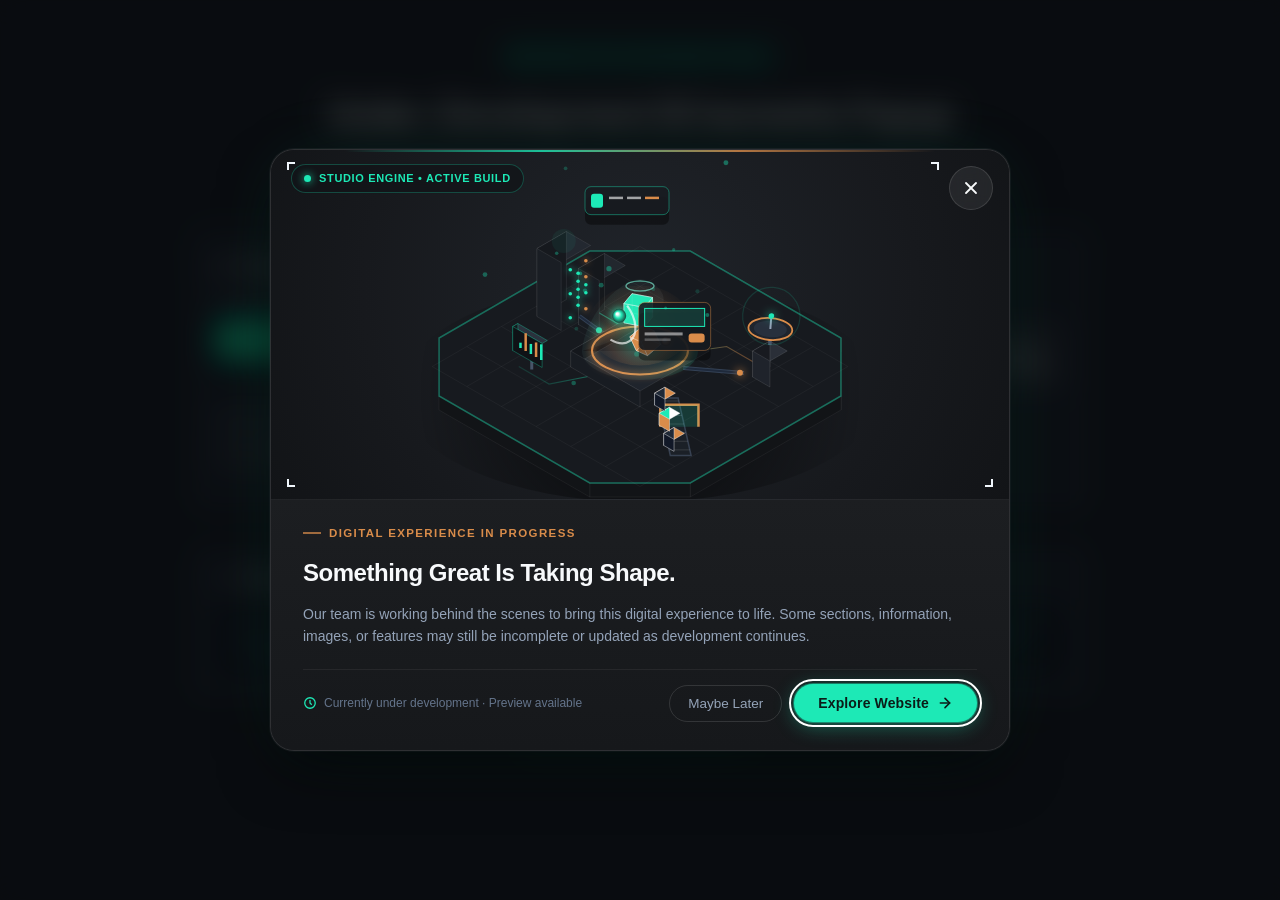
<file: preview-demo.html>
<!DOCTYPE html>
<html lang="en">
<head>
  <meta charset="UTF-8">
  <meta name="viewport" content="width=device-width, initial-scale=1.0">
  <title>Under-Development Isometric 3D Modal — Live Interactive Studio</title>

  <!-- Google Fonts for demo wrapper -->
  <link rel="preconnect" href="https://fonts.googleapis.com">
  <link rel="preconnect" href="https://fonts.gstatic.com" crossorigin>
  <link href="https://fonts.googleapis.com/css2?family=Plus+Jakarta+Sans:wght@400;500;600;700;800&family=JetBrains+Mono:wght@400;500;700&display=swap" rel="stylesheet">

  <!-- Modal Component Isolated Stylesheet -->
  <link rel="stylesheet" href="css/under-dev-modal.css">

  <style>
    :root {
      --bg: #0e1116;
      --card: #161b22;
      --border: rgba(255, 255, 255, 0.1);
      --text: #f0f6fc;
      --text-muted: #8b949e;
      --teal: #1de9b6;
      --copper: #d98c4a;
    }
    * {
      box-sizing: border-box;
      margin: 0;
      padding: 0;
    }
    body {
      background: var(--bg);
      color: var(--text);
      font-family: 'Plus Jakarta Sans', sans-serif;
      min-height: 100vh;
      display: flex;
      flex-direction: column;
      align-items: center;
      justify-content: flex-start;
      padding: 40px 20px 80px;
      line-height: 1.6;
    }
    .demo-container {
      max-width: 900px;
      width: 100%;
    }
    .demo-header {
      text-align: center;
      margin-bottom: 32px;
    }
    .demo-badge {
      display: inline-flex;
      align-items: center;
      gap: 8px;
      background: rgba(29, 233, 182, 0.12);
      border: 1px solid rgba(29, 233, 182, 0.3);
      color: var(--teal);
      padding: 6px 14px;
      border-radius: 9999px;
      font-size: 12px;
      font-weight: 700;
      letter-spacing: 0.08em;
      text-transform: uppercase;
      margin-bottom: 14px;
    }
    .demo-badge-dot {
      width: 8px;
      height: 8px;
      border-radius: 50%;
      background: var(--teal);
      box-shadow: 0 0 8px var(--teal);
      animation: pulse 2s infinite ease-in-out;
    }
    @keyframes pulse {
      0%, 100% { opacity: 1; transform: scale(1); }
      50% { opacity: 0.4; transform: scale(1.3); }
    }
    h1 {
      font-size: 32px;
      font-weight: 800;
      color: #ffffff;
      margin-bottom: 10px;
      letter-spacing: -0.02em;
    }
    .demo-subtitle {
      color: var(--text-muted);
      font-size: 15px;
      max-width: 600px;
      margin: 0 auto;
    }
    .demo-card {
      background: var(--card);
      border: 1px solid var(--border);
      border-radius: 18px;
      padding: 24px;
      margin-bottom: 24px;
      box-shadow: 0 20px 40px -10px rgba(0, 0, 0, 0.5);
    }
    .demo-card-title {
      font-size: 16px;
      font-weight: 700;
      color: #ffffff;
      margin-bottom: 16px;
      display: flex;
      align-items: center;
      gap: 10px;
    }
    .demo-controls-grid {
      display: grid;
      grid-template-columns: repeat(auto-fit, minmax(220px, 1fr));
      gap: 14px;
      margin-bottom: 20px;
    }
    .control-item {
      display: flex;
      flex-direction: column;
      gap: 6px;
    }
    .control-label {
      font-size: 12px;
      font-weight: 600;
      color: var(--text-muted);
      text-transform: uppercase;
      letter-spacing: 0.05em;
    }
    .demo-btn {
      background: rgba(255, 255, 255, 0.08);
      border: 1px solid rgba(255, 255, 255, 0.15);
      color: #ffffff;
      padding: 10px 18px;
      border-radius: 10px;
      font-size: 13.5px;
      font-weight: 600;
      cursor: pointer;
      transition: all 0.2s ease;
      font-family: inherit;
      display: inline-flex;
      align-items: center;
      justify-content: center;
      gap: 8px;
    }
    .demo-btn:hover {
      background: rgba(255, 255, 255, 0.16);
      border-color: rgba(255, 255, 255, 0.3);
    }
    .demo-btn-primary {
      background: var(--teal);
      border-color: var(--teal);
      color: #0b1a16;
      font-weight: 700;
      box-shadow: 0 4px 14px rgba(29, 233, 182, 0.35);
    }
    .demo-btn-primary:hover {
      background: #2bf4c5;
      transform: translateY(-1px);
      box-shadow: 0 6px 20px rgba(29, 233, 182, 0.5);
    }
    .demo-slider {
      width: 100%;
      accent-color: var(--teal);
    }
    .code-preview {
      background: #090d13;
      border: 1px solid rgba(255, 255, 255, 0.08);
      border-radius: 12px;
      padding: 16px;
      font-family: 'JetBrains Mono', monospace;
      font-size: 12.5px;
      color: #7dd3fc;
      overflow-x: auto;
      line-height: 1.5;
    }
    .links-row {
      display: flex;
      gap: 16px;
      align-items: center;
      justify-content: center;
      margin-top: 24px;
    }
    .links-row a {
      color: var(--teal);
      text-decoration: none;
      font-size: 14px;
      font-weight: 600;
      display: inline-flex;
      align-items: center;
      gap: 6px;
      transition: opacity 0.2s;
    }
    .links-row a:hover {
      opacity: 0.8;
      text-decoration: underline;
    }
  </style>
</head>
<body>

  <div class="demo-container">
    <div class="demo-header">
      <div class="demo-badge">
        <span class="demo-badge-dot"></span>
        <span>Interactive Component Studio</span>
      </div>
      <h1>Under-Development 3D Isometric Popup</h1>
      <p class="demo-subtitle">
        Self-contained, lightweight digital production studio. Allocates 65% space to the animated 3D isometric environment and 35% to clear messaging & controls.
      </p>
    </div>

    <!-- Live Controls Card -->
    <div class="demo-card">
      <div class="demo-card-title">
        <svg width="18" height="18" viewBox="0 0 24 24" fill="none" stroke="currentColor" stroke-width="2.2"><path d="M12 20h9"></path><path d="M16.5 3.5a2.121 2.121 0 0 1 3 3L7 19l-4 1 1-4L16.5 3.5z"></path></svg>
        <span>Interactive Live Controls</span>
      </div>

      <div class="demo-controls-grid">
        <div class="control-item">
          <span class="control-label">Launch Modal</span>
          <button class="demo-btn demo-btn-primary" onclick="window.UnderDevModal.open()">
            <span>Open Popup Modal</span>
            <svg width="15" height="15" viewBox="0 0 24 24" fill="none" stroke="currentColor" stroke-width="2.5"><line x1="5" y1="12" x2="19" y2="12"></line><polyline points="12 5 19 12 12 19"></polyline></svg>
          </button>
        </div>

        <div class="control-item">
          <span class="control-label">Animation Speed: <span id="speed-val">1.0x</span></span>
          <input type="range" class="demo-slider" id="speed-slider" min="0.2" max="2.5" step="0.1" value="1.0" oninput="updateSpeed(this.value)">
        </div>

        <div class="control-item">
          <span class="control-label">Palette Theme</span>
          <div style="display: flex; gap: 8px;">
            <button class="demo-btn" style="flex: 1;" onclick="setTheme('default')">Teal / Copper</button>
            <button class="demo-btn" style="flex: 1;" onclick="setTheme('cyber')">Cyan / Violet</button>
            <button class="demo-btn" style="flex: 1;" onclick="setTheme('amber')">Gold / Emerald</button>
          </div>
        </div>

        <div class="control-item">
          <span class="control-label">Reset Session Memory</span>
          <button class="demo-btn" onclick="resetMemory()">
            <span>Reset Dismissed Flag</span>
          </button>
        </div>
      </div>
    </div>

    <!-- Integration Code Card -->
    <div class="demo-card">
      <div class="demo-card-title">
        <svg width="18" height="18" viewBox="0 0 24 24" fill="none" stroke="currentColor" stroke-width="2.2"><polyline points="16 18 22 12 16 6"></polyline><polyline points="8 6 2 12 8 18"></polyline></svg>
        <span>Two-Line Non-Invasive Integration</span>
      </div>
      <div class="code-preview">&lt;!-- 1. In &lt;head&gt; --&gt;
&lt;link rel="stylesheet" href="css/under-dev-modal.css"&gt;

&lt;!-- 2. Before &lt;/body&gt; --&gt;
&lt;script src="js/under-dev-modal.js"&gt;&lt;/script&gt;</div>
    </div>

    <div class="links-row">
      <a href="index.html">
        <span>Go to Live Website (index.html)</span>
        <svg width="14" height="14" viewBox="0 0 24 24" fill="none" stroke="currentColor" stroke-width="2.5"><line x1="7" y1="17" x2="17" y2="7"></line><polyline points="7 7 17 7 17 17"></polyline></svg>
      </a>
    </div>
  </div>

  <!-- Component Script -->
  <script src="js/under-dev-modal.js"></script>

  <script>
    function updateSpeed(val) {
      document.getElementById('speed-val').textContent = parseFloat(val).toFixed(1) + 'x';
      window.UnderDevModal.configure({ animationSpeed: parseFloat(val) });
    }

    function setTheme(name) {
      if (name === 'cyber') {
        window.UnderDevModal.configure({
          colors: {
            teal: '#00e5ff',
            copper: '#e040fb',
            platformBorder: 'rgba(0, 229, 255, 0.4)'
          }
        });
      } else if (name === 'amber') {
        window.UnderDevModal.configure({
          colors: {
            teal: '#10b981',
            copper: '#f59e0b',
            platformBorder: 'rgba(16, 185, 129, 0.4)'
          }
        });
      } else {
        window.UnderDevModal.configure({
          colors: {
            teal: '#1de9b6',
            copper: '#d98c4a',
            platformBorder: 'rgba(29, 233, 182, 0.35)'
          }
        });
      }
      window.UnderDevModal.open();
    }

    function resetMemory() {
      window.UnderDevModal.resetSession();
      alert('Session & LocalStorage dismissal flags reset. The popup will display automatically on next visit.');
    }
  </script>
</body>
</html>
</file>
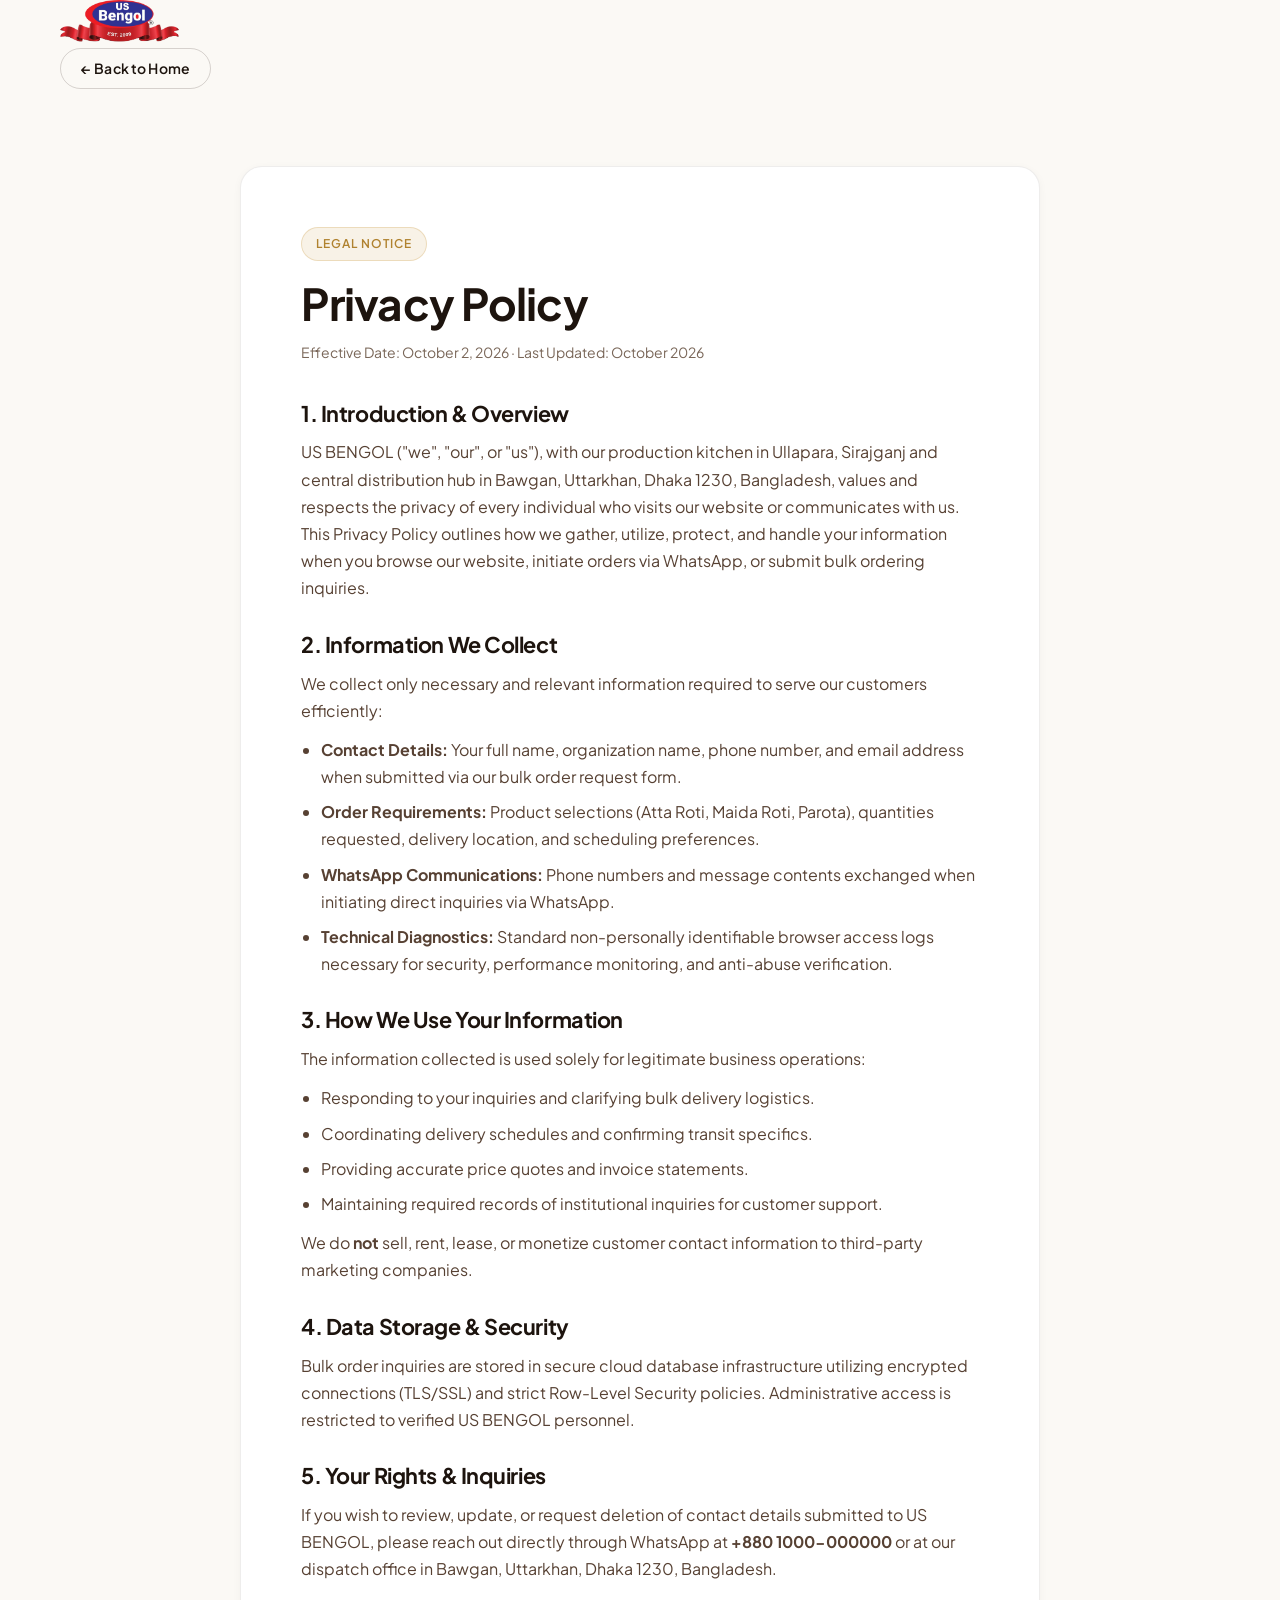
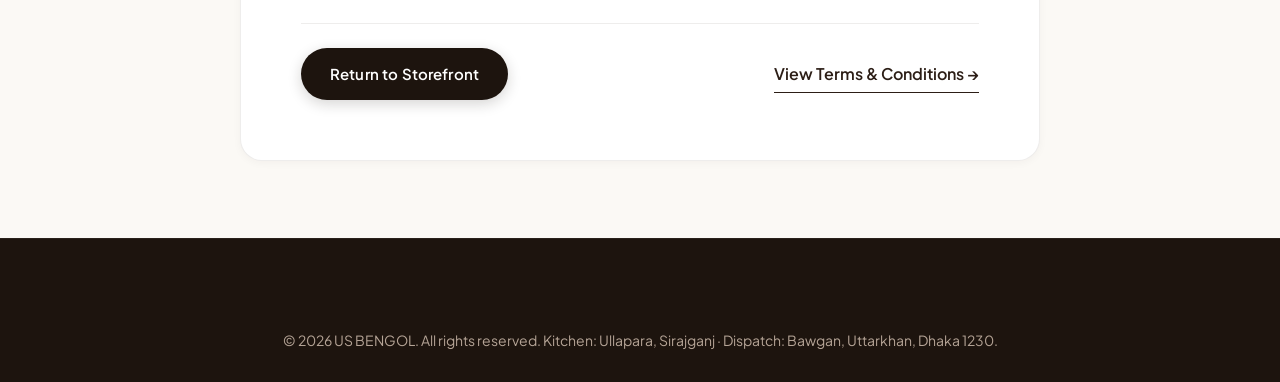
<file: privacy.html>
<!DOCTYPE html>
<html lang="en">
<head>
  <meta charset="UTF-8">
  <meta name="viewport" content="width=device-width, initial-scale=1.0">
  <title>Privacy Policy | US BENGOL</title>
  <meta name="description" content="US BENGOL Privacy Policy detailing how we handle customer contact details, bulk order submissions, and communication privacy.">
  <meta name="robots" content="index, follow">
  <link rel="icon" type="image/png" href="images/usbengolfood.png">

  <!-- Google Fonts -->
  <link rel="preconnect" href="https://fonts.googleapis.com">
  <link rel="preconnect" href="https://fonts.gstatic.com" crossorigin>
  <link href="https://fonts.googleapis.com/css2?family=Plus+Jakarta+Sans:wght@400;500;600;700;800&display=swap" rel="stylesheet">

  <link rel="stylesheet" href="css/style.css">
  <link rel="stylesheet" href="css/responsive.css">
</head>
<body style="background-color: var(--color-ivory);">
  <a href="#main-content" class="skip-link">Skip to main content</a>

  <!-- Minimal Header -->
  <header class="navbar" style="position: sticky;">
    <div class="container nav-container">
      <a href="index.html" class="nav-brand" aria-label="US BENGOL Home">
        <img src="images/usbengolfood.png" alt="US BENGOL Logo" class="brand-logo-img">
      </a>
      <div>
        <a href="index.html" class="btn btn-secondary" style="padding: 8px 20px; font-size: 0.875rem;">← Back to Home</a>
      </div>
    </div>
  </header>

  <main id="main-content" style="padding: clamp(40px, 6vw, 80px) 0;">
    <div class="container container-narrow">
      <div style="background: var(--color-white); padding: clamp(30px, 5vw, 60px); border-radius: var(--radius-lg); border: 1px solid rgba(44, 30, 22, 0.08); box-shadow: var(--shadow-sm);">
        <span class="badge badge-gold" style="margin-bottom: 16px;">LEGAL NOTICE</span>
        <h1 style="font-size: clamp(2rem, 3.5vw, 2.75rem); margin-bottom: 12px; color: var(--color-brown-900);">Privacy Policy</h1>
        <p style="font-size: 0.875rem; color: var(--color-brown-muted); margin-bottom: 36px;">Effective Date: October 2, 2026 · Last Updated: October 2026</p>

        <section style="margin-bottom: 30px;">
          <h2 style="font-size: 1.35rem; color: var(--color-brown-900); margin-bottom: 12px;">1. Introduction & Overview</h2>
          <p style="color: var(--color-brown-600); line-height: 1.7; margin-bottom: 12px;">
            US BENGOL ("we", "our", or "us"), with our production kitchen in Ullapara, Sirajganj and central distribution hub in Bawgan, Uttarkhan, Dhaka 1230, Bangladesh, values and respects the privacy of every individual who visits our website or communicates with us. This Privacy Policy outlines how we gather, utilize, protect, and handle your information when you browse our website, initiate orders via WhatsApp, or submit bulk ordering inquiries.
          </p>
        </section>

        <section style="margin-bottom: 30px;">
          <h2 style="font-size: 1.35rem; color: var(--color-brown-900); margin-bottom: 12px;">2. Information We Collect</h2>
          <p style="color: var(--color-brown-600); line-height: 1.7; margin-bottom: 12px;">
            We collect only necessary and relevant information required to serve our customers efficiently:
          </p>
          <ul style="padding-left: 20px; color: var(--color-brown-600); line-height: 1.7; display: flex; flex-direction: column; gap: 8px;">
            <li><strong>Contact Details:</strong> Your full name, organization name, phone number, and email address when submitted via our bulk order request form.</li>
            <li><strong>Order Requirements:</strong> Product selections (Atta Roti, Maida Roti, Parota), quantities requested, delivery location, and scheduling preferences.</li>
            <li><strong>WhatsApp Communications:</strong> Phone numbers and message contents exchanged when initiating direct inquiries via WhatsApp.</li>
            <li><strong>Technical Diagnostics:</strong> Standard non-personally identifiable browser access logs necessary for security, performance monitoring, and anti-abuse verification.</li>
          </ul>
        </section>

        <section style="margin-bottom: 30px;">
          <h2 style="font-size: 1.35rem; color: var(--color-brown-900); margin-bottom: 12px;">3. How We Use Your Information</h2>
          <p style="color: var(--color-brown-600); line-height: 1.7; margin-bottom: 12px;">
            The information collected is used solely for legitimate business operations:
          </p>
          <ul style="padding-left: 20px; color: var(--color-brown-600); line-height: 1.7; display: flex; flex-direction: column; gap: 8px;">
            <li>Responding to your inquiries and clarifying bulk delivery logistics.</li>
            <li>Coordinating delivery schedules and confirming transit specifics.</li>
            <li>Providing accurate price quotes and invoice statements.</li>
            <li>Maintaining required records of institutional inquiries for customer support.</li>
          </ul>
          <p style="color: var(--color-brown-600); line-height: 1.7; margin-top: 12px;">
            We do <strong>not</strong> sell, rent, lease, or monetize customer contact information to third-party marketing companies.
          </p>
        </section>

        <section style="margin-bottom: 30px;">
          <h2 style="font-size: 1.35rem; color: var(--color-brown-900); margin-bottom: 12px;">4. Data Storage & Security</h2>
          <p style="color: var(--color-brown-600); line-height: 1.7;">
            Bulk order inquiries are stored in secure cloud database infrastructure utilizing encrypted connections (TLS/SSL) and strict Row-Level Security policies. Administrative access is restricted to verified US BENGOL personnel.
          </p>
        </section>

        <section style="margin-bottom: 30px;">
          <h2 style="font-size: 1.35rem; color: var(--color-brown-900); margin-bottom: 12px;">5. Your Rights & Inquiries</h2>
          <p style="color: var(--color-brown-600); line-height: 1.7;">
            If you wish to review, update, or request deletion of contact details submitted to US BENGOL, please reach out directly through WhatsApp at <strong>+880 1000-000000</strong> or at our dispatch office in Bawgan, Uttarkhan, Dhaka 1230, Bangladesh.
          </p>
        </section>

        <div style="margin-top: 40px; padding-top: 24px; border-top: 1px solid rgba(44, 30, 22, 0.08); display: flex; justify-content: space-between; align-items: center; flex-wrap: wrap; gap: 16px;">
          <a href="index.html" class="btn btn-primary">Return to Storefront</a>
          <a href="terms.html" class="btn-text">View Terms & Conditions →</a>
        </div>
      </div>
    </div>
  </main>

  <footer class="site-footer">
    <div class="container" style="text-align: center; font-size: 0.875rem; color: #B5A496;">
      © 2026 US BENGOL. All rights reserved. Kitchen: Ullapara, Sirajganj · Dispatch: Bawgan, Uttarkhan, Dhaka 1230.
    </div>
  </footer>
</body>
</html>
</file>
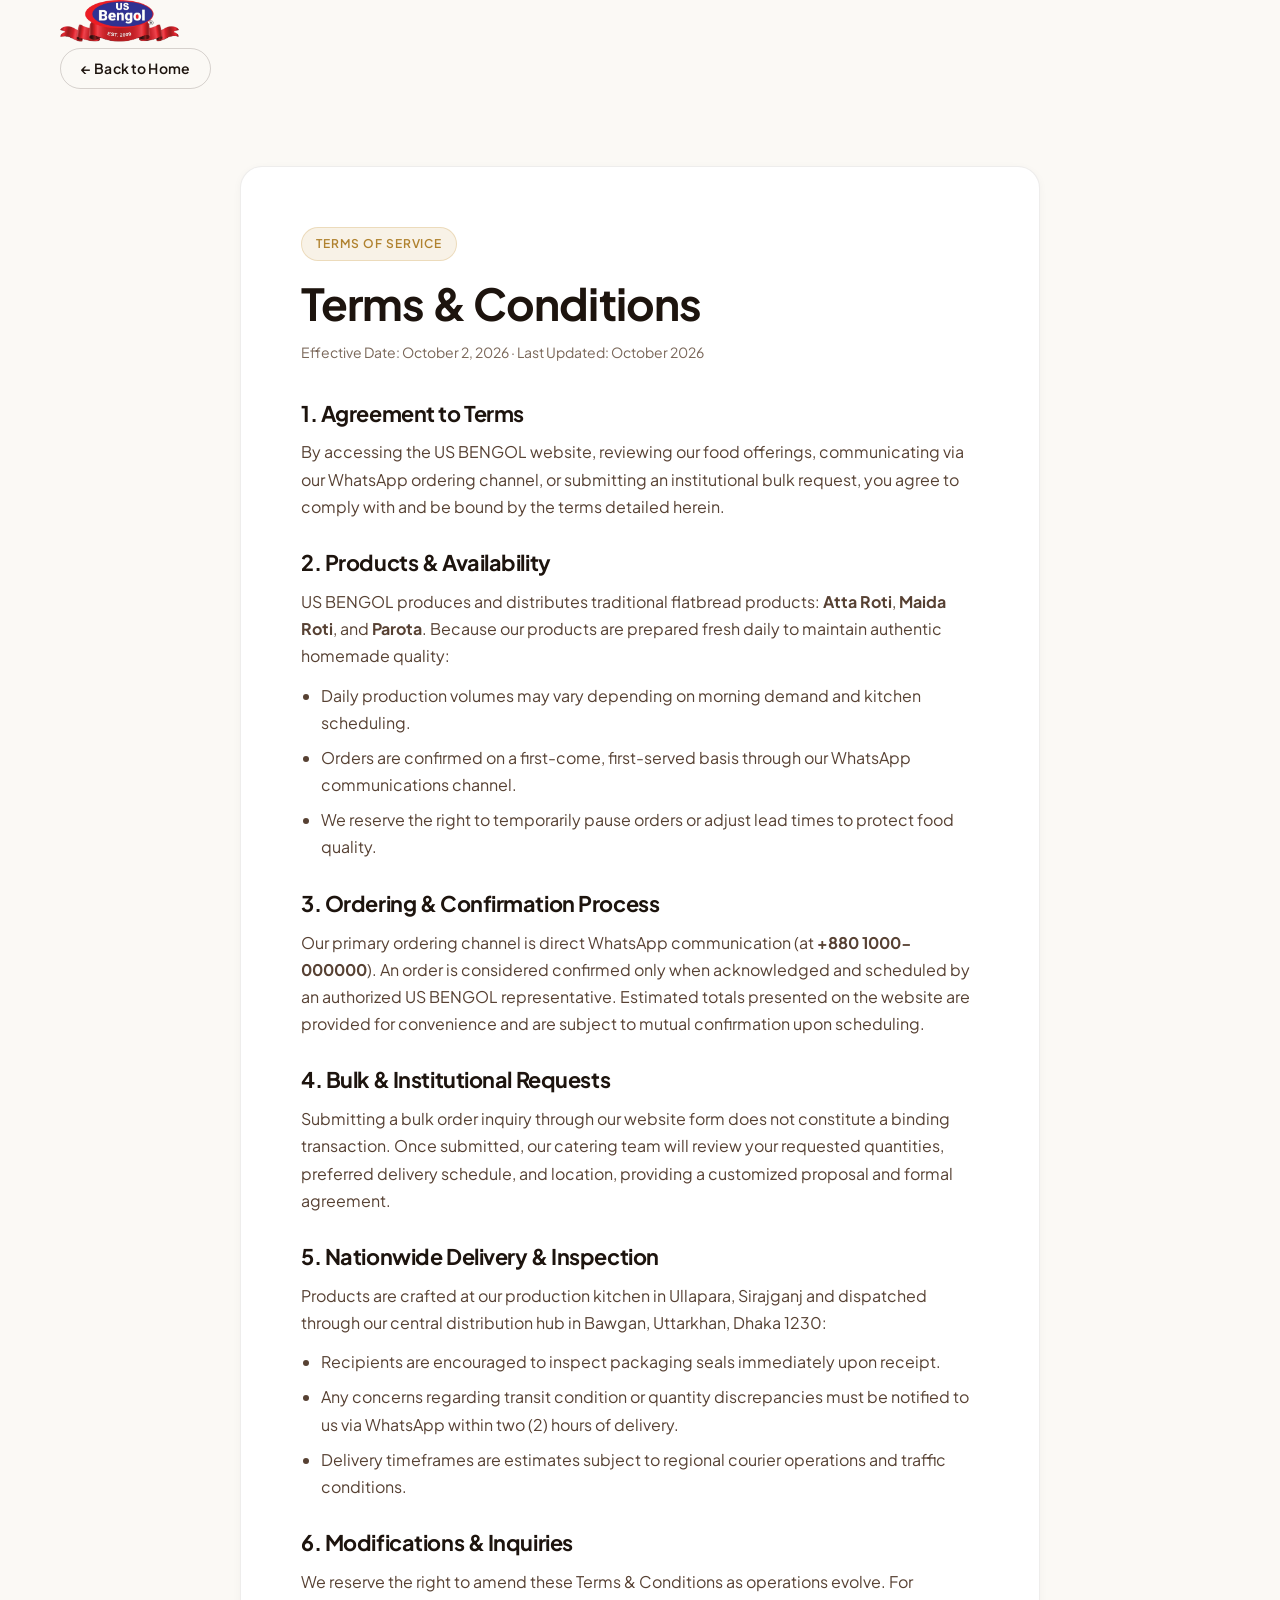
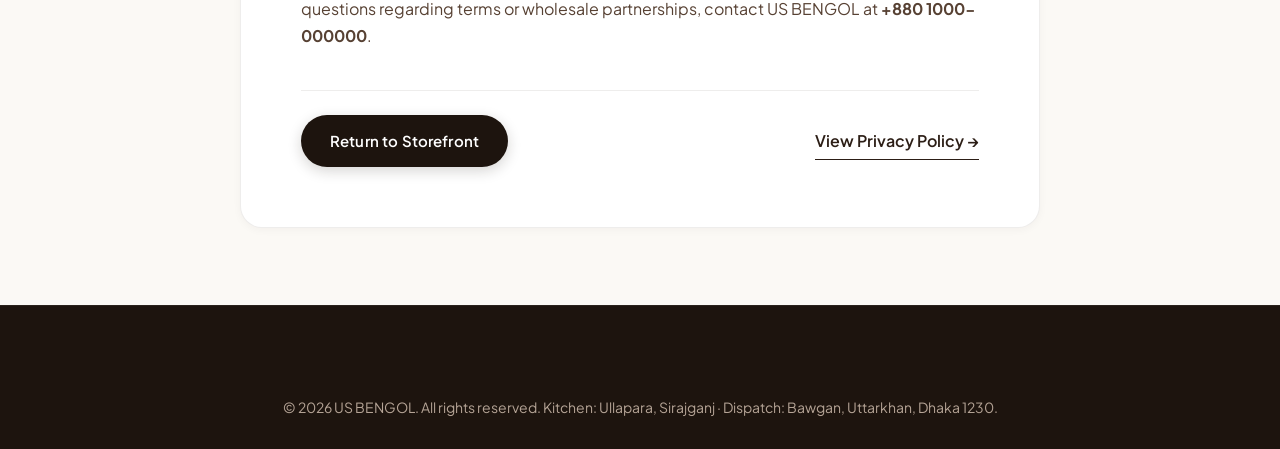
<file: terms.html>
<!DOCTYPE html>
<html lang="en">
<head>
  <meta charset="UTF-8">
  <meta name="viewport" content="width=device-width, initial-scale=1.0">
  <title>Terms & Conditions | US BENGOL</title>
  <meta name="description" content="US BENGOL Terms & Conditions covering product ordering, availability, communication, delivery, and institutional bulk requests.">
  <meta name="robots" content="index, follow">
  <link rel="icon" type="image/png" href="images/usbengolfood.png">

  <!-- Google Fonts -->
  <link rel="preconnect" href="https://fonts.googleapis.com">
  <link rel="preconnect" href="https://fonts.gstatic.com" crossorigin>
  <link href="https://fonts.googleapis.com/css2?family=Plus+Jakarta+Sans:wght@400;500;600;700;800&display=swap" rel="stylesheet">

  <link rel="stylesheet" href="css/style.css">
  <link rel="stylesheet" href="css/responsive.css">
</head>
<body style="background-color: var(--color-ivory);">
  <a href="#main-content" class="skip-link">Skip to main content</a>

  <!-- Minimal Header -->
  <header class="navbar" style="position: sticky;">
    <div class="container nav-container">
      <a href="index.html" class="nav-brand" aria-label="US BENGOL Home">
        <img src="images/usbengolfood.png" alt="US BENGOL Logo" class="brand-logo-img">
      </a>
      <div>
        <a href="index.html" class="btn btn-secondary" style="padding: 8px 20px; font-size: 0.875rem;">← Back to Home</a>
      </div>
    </div>
  </header>

  <main id="main-content" style="padding: clamp(40px, 6vw, 80px) 0;">
    <div class="container container-narrow">
      <div style="background: var(--color-white); padding: clamp(30px, 5vw, 60px); border-radius: var(--radius-lg); border: 1px solid rgba(44, 30, 22, 0.08); box-shadow: var(--shadow-sm);">
        <span class="badge badge-gold" style="margin-bottom: 16px;">TERMS OF SERVICE</span>
        <h1 style="font-size: clamp(2rem, 3.5vw, 2.75rem); margin-bottom: 12px; color: var(--color-brown-900);">Terms & Conditions</h1>
        <p style="font-size: 0.875rem; color: var(--color-brown-muted); margin-bottom: 36px;">Effective Date: October 2, 2026 · Last Updated: October 2026</p>

        <section style="margin-bottom: 30px;">
          <h2 style="font-size: 1.35rem; color: var(--color-brown-900); margin-bottom: 12px;">1. Agreement to Terms</h2>
          <p style="color: var(--color-brown-600); line-height: 1.7;">
            By accessing the US BENGOL website, reviewing our food offerings, communicating via our WhatsApp ordering channel, or submitting an institutional bulk request, you agree to comply with and be bound by the terms detailed herein.
          </p>
        </section>

        <section style="margin-bottom: 30px;">
          <h2 style="font-size: 1.35rem; color: var(--color-brown-900); margin-bottom: 12px;">2. Products & Availability</h2>
          <p style="color: var(--color-brown-600); line-height: 1.7; margin-bottom: 12px;">
            US BENGOL produces and distributes traditional flatbread products: <strong>Atta Roti</strong>, <strong>Maida Roti</strong>, and <strong>Parota</strong>. Because our products are prepared fresh daily to maintain authentic homemade quality:
          </p>
          <ul style="padding-left: 20px; color: var(--color-brown-600); line-height: 1.7; display: flex; flex-direction: column; gap: 8px;">
            <li>Daily production volumes may vary depending on morning demand and kitchen scheduling.</li>
            <li>Orders are confirmed on a first-come, first-served basis through our WhatsApp communications channel.</li>
            <li>We reserve the right to temporarily pause orders or adjust lead times to protect food quality.</li>
          </ul>
        </section>

        <section style="margin-bottom: 30px;">
          <h2 style="font-size: 1.35rem; color: var(--color-brown-900); margin-bottom: 12px;">3. Ordering & Confirmation Process</h2>
          <p style="color: var(--color-brown-600); line-height: 1.7;">
            Our primary ordering channel is direct WhatsApp communication (at <strong>+880 1000-000000</strong>). An order is considered confirmed only when acknowledged and scheduled by an authorized US BENGOL representative. Estimated totals presented on the website are provided for convenience and are subject to mutual confirmation upon scheduling.
          </p>
        </section>

        <section style="margin-bottom: 30px;">
          <h2 style="font-size: 1.35rem; color: var(--color-brown-900); margin-bottom: 12px;">4. Bulk & Institutional Requests</h2>
          <p style="color: var(--color-brown-600); line-height: 1.7;">
            Submitting a bulk order inquiry through our website form does not constitute a binding transaction. Once submitted, our catering team will review your requested quantities, preferred delivery schedule, and location, providing a customized proposal and formal agreement.
          </p>
        </section>

        <section style="margin-bottom: 30px;">
          <h2 style="font-size: 1.35rem; color: var(--color-brown-900); margin-bottom: 12px;">5. Nationwide Delivery & Inspection</h2>
          <p style="color: var(--color-brown-600); line-height: 1.7; margin-bottom: 12px;">
            Products are crafted at our production kitchen in Ullapara, Sirajganj and dispatched through our central distribution hub in Bawgan, Uttarkhan, Dhaka 1230:
          </p>
          <ul style="padding-left: 20px; color: var(--color-brown-600); line-height: 1.7; display: flex; flex-direction: column; gap: 8px;">
            <li>Recipients are encouraged to inspect packaging seals immediately upon receipt.</li>
            <li>Any concerns regarding transit condition or quantity discrepancies must be notified to us via WhatsApp within two (2) hours of delivery.</li>
            <li>Delivery timeframes are estimates subject to regional courier operations and traffic conditions.</li>
          </ul>
        </section>

        <section style="margin-bottom: 30px;">
          <h2 style="font-size: 1.35rem; color: var(--color-brown-900); margin-bottom: 12px;">6. Modifications & Inquiries</h2>
          <p style="color: var(--color-brown-600); line-height: 1.7;">
            We reserve the right to amend these Terms & Conditions as operations evolve. For questions regarding terms or wholesale partnerships, contact US BENGOL at <strong>+880 1000-000000</strong>.
          </p>
        </section>

        <div style="margin-top: 40px; padding-top: 24px; border-top: 1px solid rgba(44, 30, 22, 0.08); display: flex; justify-content: space-between; align-items: center; flex-wrap: wrap; gap: 16px;">
          <a href="index.html" class="btn btn-primary">Return to Storefront</a>
          <a href="privacy.html" class="btn-text">View Privacy Policy →</a>
        </div>
      </div>
    </div>
  </main>

  <footer class="site-footer">
    <div class="container" style="text-align: center; font-size: 0.875rem; color: #B5A496;">
      © 2026 US BENGOL. All rights reserved. Kitchen: Ullapara, Sirajganj · Dispatch: Bawgan, Uttarkhan, Dhaka 1230.
    </div>
  </footer>
</body>
</html>
</file>
<file: css/under-dev-modal.css>
/**
 * ============================================================================
 * US BENGOL - Under-Development Modal Styles
 * Completely isolated, scoped styles for the 3D Isometric Construction Popup.
 * Zero global side-effects: affects ONLY #under-dev-modal and .udm-* elements.
 * ============================================================================
 */

:root {
  --udm-bg: #1c1e21;
  --udm-card-bg: rgba(28, 30, 33, 0.94);
  --udm-teal: #1de9b6;
  --udm-teal-rgb: 29, 233, 182;
  --udm-teal-glow: rgba(29, 233, 182, 0.35);
  --udm-copper: #d98c4a;
  --udm-copper-rgb: 217, 140, 74;
  --udm-copper-glow: rgba(217, 140, 74, 0.32);
  --udm-text: #f8fafc;
  --udm-text-muted: #94a3b8;
  --udm-text-dim: #64748b;
  --udm-border: rgba(255, 255, 255, 0.09);
  --udm-border-glow: rgba(29, 233, 182, 0.25);
  --udm-radius-lg: 24px;
  --udm-radius-md: 14px;
  --udm-radius-full: 9999px;
  --udm-font: -apple-system, BlinkMacSystemFont, "Segoe UI", Roboto, Oxygen, Ubuntu, Cantarell, "Helvetica Neue", sans-serif;
}

/* Prevent background scroll when dialog is active */
body.udm-scroll-locked {
  overflow: hidden !important;
  touch-action: none;
}

/* Modal Root Overlay Container */
#under-dev-modal {
  position: fixed;
  inset: 0;
  z-index: 999999;
  display: flex;
  align-items: center;
  justify-content: center;
  padding: 20px;
  box-sizing: border-box;
  font-family: var(--udm-font);
  opacity: 0;
  visibility: hidden;
  pointer-events: none;
  transition: opacity 0.35s cubic-bezier(0.16, 1, 0.3, 1),
              visibility 0.35s cubic-bezier(0.16, 1, 0.3, 1);
  -webkit-font-smoothing: antialiased;
  -moz-osx-font-smoothing: grayscale;
}

#under-dev-modal.udm-visible {
  opacity: 1;
  visibility: visible;
  pointer-events: auto;
}

/* Backdrop */
.udm-backdrop {
  position: absolute;
  inset: 0;
  background: rgba(10, 12, 15, 0.78);
  backdrop-filter: blur(14px) saturate(160%);
  -webkit-backdrop-filter: blur(14px) saturate(160%);
  cursor: pointer;
  transition: opacity 0.35s ease;
}

/* Dialog Card */
.udm-dialog {
  position: relative;
  z-index: 10;
  width: 100%;
  max-width: var(--udm-dialog-max-width, 740px);
  max-height: 92vh;
  display: flex;
  flex-direction: column;
  background: var(--udm-card-bg);
  border: 1px solid var(--udm-border);
  border-radius: var(--udm-radius-lg);
  box-shadow: 
    0 24px 60px -12px rgba(0, 0, 0, 0.7),
    0 0 0 1px rgba(255, 255, 255, 0.05),
    0 0 80px -20px rgba(29, 233, 182, 0.15);
  overflow: hidden;
  transform: scale(0.96) translateY(14px);
  transition: transform 0.4s cubic-bezier(0.16, 1, 0.3, 1),
              opacity 0.4s cubic-bezier(0.16, 1, 0.3, 1),
              box-shadow 0.4s ease;
  box-sizing: border-box;
}

#under-dev-modal.udm-visible .udm-dialog {
  transform: scale(1) translateY(0);
}

/* Subtle top glow bar */
.udm-dialog::before {
  content: "";
  position: absolute;
  top: 0;
  left: 10%;
  right: 10%;
  height: 2px;
  background: linear-gradient(90deg, transparent, var(--udm-teal), var(--udm-copper), transparent);
  opacity: 0.8;
  z-index: 20;
  pointer-events: none;
}

/* Top-Right Close Button */
.udm-close-btn {
  position: absolute;
  top: 16px;
  right: 16px;
  width: 44px;
  height: 44px;
  display: flex;
  align-items: center;
  justify-content: center;
  border-radius: var(--udm-radius-full);
  background: rgba(255, 255, 255, 0.07);
  border: 1px solid rgba(255, 255, 255, 0.12);
  color: var(--udm-text);
  cursor: pointer;
  z-index: 30;
  padding: 0;
  transition: background 0.2s ease, border-color 0.2s ease, transform 0.2s ease, color 0.2s ease;
  backdrop-filter: blur(8px);
  -webkit-backdrop-filter: blur(8px);
}

.udm-close-btn:hover {
  background: rgba(255, 255, 255, 0.16);
  border-color: rgba(255, 255, 255, 0.25);
  color: #ffffff;
  transform: scale(1.06);
}

.udm-close-btn:active {
  transform: scale(0.95);
}

.udm-close-btn:focus-visible {
  outline: 2px solid var(--udm-teal);
  outline-offset: 2px;
}

.udm-close-btn svg {
  width: 20px;
  height: 20px;
  stroke: currentColor;
  stroke-width: 2.2;
  stroke-linecap: round;
  stroke-linejoin: round;
}

/* ==========================================================================
   1. ANIMATION-FIRST SCENE CONTAINER (~65% OF VISUAL SPACE)
   ========================================================================== */
.udm-scene-container {
  position: relative;
  width: 100%;
  height: var(--udm-scene-height, 350px);
  flex: 0 0 var(--udm-scene-height, 350px);
  background: radial-gradient(circle at 50% 40%, #20242a 0%, #17191d 65%, #121417 100%);
  overflow: hidden;
  user-select: none;
  border-bottom: 1px solid rgba(255, 255, 255, 0.06);
}

/* Subtle corner technical marks */
.udm-scene-corner {
  position: absolute;
  width: 8px;
  height: 8px;
  border-color: rgba(29, 233, 182, 0.3);
  pointer-events: none;
  z-index: 15;
}
.udm-scene-corner.tl { top: 12px; left: 16px; border-top: 2px solid; border-left: 2px solid; }
.udm-scene-corner.tr { top: 12px; right: 70px; border-top: 2px solid; border-right: 2px solid; }
.udm-scene-corner.bl { bottom: 12px; left: 16px; border-bottom: 2px solid; border-left: 2px solid; }
.udm-scene-corner.br { bottom: 12px; right: 16px; border-bottom: 2px solid; border-right: 2px solid; }

/* Status Chip inside Scene */
.udm-scene-badge {
  position: absolute;
  top: 14px;
  left: 20px;
  z-index: 20;
  display: inline-flex;
  align-items: center;
  gap: 8px;
  padding: 5px 12px;
  background: rgba(18, 20, 24, 0.75);
  border: 1px solid rgba(29, 233, 182, 0.25);
  border-radius: var(--udm-radius-full);
  font-size: 11px;
  font-weight: 600;
  letter-spacing: 0.06em;
  text-transform: uppercase;
  color: var(--udm-teal);
  backdrop-filter: blur(8px);
  -webkit-backdrop-filter: blur(8px);
  pointer-events: none;
}

.udm-live-dot {
  width: 7px;
  height: 7px;
  border-radius: 50%;
  background: var(--udm-teal);
  box-shadow: 0 0 8px var(--udm-teal);
  animation: udmPulseDot 2s infinite ease-in-out;
}

@keyframes udmPulseDot {
  0%, 100% { transform: scale(1); opacity: 1; }
  50% { transform: scale(1.35); opacity: 0.45; }
}

/* Canvas Element */
.udm-canvas {
  position: absolute;
  inset: 0;
  width: 100%;
  height: 100%;
  display: block;
  cursor: grab;
}

.udm-canvas:active {
  cursor: grabbing;
}

/* ==========================================================================
   2. CONTENT AREA (~35% OF VISUAL SPACE)
   ========================================================================== */
.udm-content {
  padding: 24px 32px 28px;
  display: flex;
  flex-direction: column;
  gap: 16px;
  background: linear-gradient(180deg, rgba(28, 30, 33, 0.98) 0%, rgba(22, 24, 27, 1) 100%);
  box-sizing: border-box;
}

/* Eyebrow */
.udm-eyebrow {
  font-size: 11.5px;
  font-weight: 700;
  letter-spacing: 0.12em;
  text-transform: uppercase;
  color: var(--udm-copper);
  display: flex;
  align-items: center;
  gap: 8px;
  margin: 0;
}

.udm-eyebrow-line {
  display: inline-block;
  width: 18px;
  height: 1.5px;
  background: var(--udm-copper);
  opacity: 0.7;
}

/* Main Heading */
.udm-heading {
  font-size: 24px;
  line-height: 1.25;
  font-weight: 700;
  color: var(--udm-text);
  margin: 0;
  letter-spacing: -0.02em;
}

/* Description */
.udm-description {
  font-size: 14px;
  line-height: 1.55;
  color: var(--udm-text-muted);
  margin: 0;
}

/* Footer Controls & Status */
.udm-footer {
  display: flex;
  align-items: center;
  justify-content: space-between;
  gap: 16px;
  margin-top: 6px;
  padding-top: 14px;
  border-top: 1px solid rgba(255, 255, 255, 0.06);
  flex-wrap: wrap;
}

.udm-status-pill {
  font-size: 12px;
  color: var(--udm-text-dim);
  display: flex;
  align-items: center;
  gap: 7px;
}

.udm-status-icon {
  width: 14px;
  height: 14px;
  color: var(--udm-teal);
  flex-shrink: 0;
}

.udm-actions {
  display: flex;
  align-items: center;
  gap: 12px;
}

/* Secondary Button ("Maybe Later") */
.udm-btn-secondary {
  background: transparent;
  border: 1px solid rgba(255, 255, 255, 0.12);
  color: var(--udm-text-muted);
  font-size: 13.5px;
  font-weight: 500;
  padding: 10px 18px;
  border-radius: var(--udm-radius-full);
  cursor: pointer;
  transition: all 0.2s ease;
  font-family: inherit;
  white-space: nowrap;
}

.udm-btn-secondary:hover {
  background: rgba(255, 255, 255, 0.06);
  border-color: rgba(255, 255, 255, 0.22);
  color: var(--udm-text);
}

.udm-btn-secondary:focus-visible {
  outline: 2px solid var(--udm-teal);
  outline-offset: 2px;
}

/* Primary Button ("Explore Website") - Teal CTA */
.udm-btn-primary {
  position: relative;
  background: var(--udm-teal);
  color: #0b1c18;
  border: none;
  font-size: 14px;
  font-weight: 700;
  letter-spacing: 0.01em;
  padding: 11px 24px;
  border-radius: var(--udm-radius-full);
  cursor: pointer;
  display: inline-flex;
  align-items: center;
  gap: 8px;
  box-shadow: 0 4px 20px var(--udm-teal-glow), 0 0 0 1px rgba(29, 233, 182, 0.4);
  transition: transform 0.2s cubic-bezier(0.16, 1, 0.3, 1),
              box-shadow 0.2s cubic-bezier(0.16, 1, 0.3, 1),
              background-color 0.2s ease;
  font-family: inherit;
  white-space: nowrap;
  user-select: none;
}

.udm-btn-primary:hover {
  background: #25f4c4;
  transform: translateY(-2px);
  box-shadow: 0 6px 26px rgba(29, 233, 182, 0.55), 0 0 0 1px rgba(29, 233, 182, 0.7);
}

.udm-btn-primary:active {
  transform: translateY(0);
  background: #19d4a5;
  box-shadow: 0 2px 12px var(--udm-teal-glow);
}

.udm-btn-primary:focus-visible {
  outline: 2px solid #ffffff;
  outline-offset: 3px;
}

.udm-btn-primary svg {
  width: 16px;
  height: 16px;
  stroke: currentColor;
  stroke-width: 2.4;
  stroke-linecap: round;
  stroke-linejoin: round;
  transition: transform 0.2s ease;
}

.udm-btn-primary:hover svg {
  transform: translateX(3px);
}

/* ==========================================================================
   3. RESPONSIVE DESIGN & MOBILE OPTIMIZATIONS
   ========================================================================== */
@media (max-width: 720px) {
  #under-dev-modal {
    padding: 12px;
  }

  .udm-dialog {
    max-height: 94vh;
    border-radius: 20px;
    overflow-y: auto;
    -webkit-overflow-scrolling: touch;
  }

  .udm-scene-container {
    height: 260px;
    flex: 0 0 260px;
  }

  .udm-content {
    padding: 18px 20px 22px;
    gap: 12px;
  }

  .udm-heading {
    font-size: 20px;
  }

  .udm-description {
    font-size: 13.5px;
    line-height: 1.5;
  }

  .udm-footer {
    flex-direction: column-reverse;
    align-items: stretch;
    gap: 12px;
  }

  .udm-actions {
    flex-direction: column;
    gap: 8px;
    width: 100%;
  }

  .udm-btn-primary,
  .udm-btn-secondary {
    width: 100%;
    justify-content: center;
    padding: 12px 20px;
  }

  .udm-status-pill {
    justify-content: center;
    text-align: center;
  }
}

@media (max-width: 380px) {
  .udm-scene-container {
    height: 220px;
    flex: 0 0 220px;
  }
  .udm-heading {
    font-size: 18px;
  }
}

/* Respect user's motion preferences */
@media (prefers-reduced-motion: reduce) {
  #under-dev-modal,
  .udm-dialog,
  .udm-btn-primary,
  .udm-btn-secondary,
  .udm-close-btn {
    transition: opacity 0.15s ease !important;
    transform: none !important;
  }
  .udm-live-dot {
    animation: none !important;
  }
}
</file>
<file: css/style.css>
/**
 * US BENGOL - Premium Brand Design System & Core Styles
 * 
 * Aesthetic Direction: Warm Ivory · Deep Earthy Brown · Wheat Beige · Warm Gold
 * Inspired by: Aesop · Apple · Muji · High-End Editorial Food Brands
 */

:root {
  /* Color Palette */
  --color-ivory: #FBF9F5;
  --color-cream: #F5EFEB;
  --color-cream-subtle: #FAF5F0;
  --color-wheat: #E6DBCB;
  --color-wheat-dark: #D4C3AC;
  --color-white: #FFFFFF;
  
  --color-brown-900: #1D140E;
  --color-brown-800: #2C1E16;
  --color-brown-700: #3D2B20;
  --color-brown-600: #574133;
  --color-brown-muted: #796658;
  
  --color-gold: #C5943B;
  --color-gold-hover: #B0822F;
  --color-gold-subtle: rgba(197, 148, 59, 0.12);
  
  --color-green-nature: #46634B;
  --color-green-subtle: rgba(70, 99, 75, 0.1);
  --color-terracotta: #BA5D40;

  /* Typography */
  --font-sans: 'Plus Jakarta Sans', -apple-system, BlinkMacSystemFont, 'Segoe UI', Roboto, Helvetica, Arial, sans-serif;
  --font-serif: 'Playfair Display', Georgia, serif;
  --font-bengali: 'Noto Sans Bengali', 'Plus Jakarta Sans', sans-serif;

  /* Elevation Shadows */
  --shadow-sm: 0 2px 8px rgba(44, 30, 22, 0.04);
  --shadow-md: 0 8px 24px -4px rgba(44, 30, 22, 0.06), 0 2px 6px -1px rgba(44, 30, 22, 0.02);
  --shadow-lg: 0 16px 36px -6px rgba(44, 30, 22, 0.09), 0 4px 12px -2px rgba(44, 30, 22, 0.03);
  --shadow-modal: 0 24px 60px -12px rgba(29, 20, 14, 0.25);

  /* Transitions */
  --ease-smooth: cubic-bezier(0.2, 0.8, 0.2, 1);
  --transition-fast: 180ms var(--ease-smooth);
  --transition-normal: 320ms var(--ease-smooth);
  --transition-slow: 600ms var(--ease-smooth);

  /* Layout */
  --max-width: 1240px;
  --max-width-narrow: 880px;
  --nav-height: 80px;
  --radius-sm: 8px;
  --radius-md: 14px;
  --radius-lg: 22px;
  --radius-full: 9999px;
}

/* Base Reset & Box Sizing */
*, *::before, *::after {
  box-sizing: border-box;
  margin: 0;
  padding: 0;
}

html {
  scroll-behavior: smooth;
  font-size: 16px;
  -webkit-font-smoothing: antialiased;
  -moz-osx-font-smoothing: grayscale;
  background-color: var(--color-ivory);
  color: var(--color-brown-800);
  overflow-x: clip;
}

body {
  font-family: var(--font-sans);
  background-color: var(--color-ivory);
  color: var(--color-brown-800);
  line-height: 1.65;
  overflow-x: clip;
  position: relative;
}

/* Accessibility: Skip Link & Focus Ring */
.skip-link {
  position: absolute;
  top: -60px;
  left: 20px;
  background: var(--color-brown-900);
  color: var(--color-white);
  padding: 12px 20px;
  border-radius: var(--radius-sm);
  z-index: 10000;
  text-decoration: none;
  font-weight: 600;
  transition: top var(--transition-fast);
}
.skip-link:focus {
  top: 16px;
}

:focus-visible {
  outline: 2px solid var(--color-gold);
  outline-offset: 3px;
}

/* Typography Helpers */
h1, h2, h3, h4, h5, h6 {
  color: var(--color-brown-900);
  font-weight: 700;
  line-height: 1.2;
  letter-spacing: -0.02em;
}

p {
  color: var(--color-brown-muted);
}

a {
  color: inherit;
  text-decoration: none;
}

img {
  max-width: 100%;
  height: auto;
  display: block;
}

.bengali-accent {
  font-family: var(--font-bengali);
  letter-spacing: 0;
  font-weight: 500;
}

/* Container */
.container {
  width: 100%;
  max-width: var(--max-width);
  margin-left: auto;
  margin-right: auto;
  padding-left: clamp(20px, 4vw, 40px);
  padding-right: clamp(20px, 4vw, 40px);
}

.container-narrow {
  max-width: var(--max-width-narrow);
}

/* Badges & Tags */
.badge {
  display: inline-flex;
  align-items: center;
  gap: 6px;
  font-size: 0.75rem;
  font-weight: 600;
  letter-spacing: 0.08em;
  text-transform: uppercase;
  padding: 6px 14px;
  border-radius: var(--radius-full);
  background: var(--color-wheat);
  color: var(--color-brown-800);
  border: 1px solid rgba(44, 30, 22, 0.08);
}
.badge-gold {
  background: var(--color-gold-subtle);
  color: var(--color-gold-hover);
  border-color: rgba(197, 148, 59, 0.25);
}
.badge-green {
  background: var(--color-green-subtle);
  color: var(--color-green-nature);
  border-color: rgba(70, 99, 75, 0.2);
}

/* Button System */
.btn {
  display: inline-flex;
  align-items: center;
  justify-content: center;
  gap: 10px;
  padding: 13px 28px;
  font-size: 0.9375rem;
  font-weight: 600;
  letter-spacing: 0.01em;
  border-radius: var(--radius-full);
  cursor: pointer;
  transition: all var(--transition-normal);
  border: 1px solid transparent;
  white-space: nowrap;
}

.btn-primary {
  background-color: var(--color-brown-900);
  color: var(--color-white);
  box-shadow: 0 4px 14px rgba(29, 20, 14, 0.18);
}
.btn-primary:hover {
  background-color: var(--color-brown-700);
  transform: translateY(-2px);
  box-shadow: 0 8px 22px rgba(29, 20, 14, 0.24);
}

.btn-gold {
  background-color: var(--color-gold);
  color: var(--color-white);
  box-shadow: 0 4px 14px rgba(197, 148, 59, 0.25);
}
.btn-gold:hover {
  background-color: var(--color-gold-hover);
  transform: translateY(-2px);
  box-shadow: 0 8px 22px rgba(197, 148, 59, 0.35);
}

.btn-whatsapp {
  background-color: #25D366;
  color: var(--color-white);
  box-shadow: 0 4px 14px rgba(37, 211, 102, 0.25);
}
.btn-whatsapp:hover {
  background-color: #20BD5A;
  transform: translateY(-2px);
  box-shadow: 0 8px 22px rgba(37, 211, 102, 0.35);
}

.btn-secondary {
  background-color: transparent;
  color: var(--color-brown-900);
  border-color: rgba(44, 30, 22, 0.18);
}
.btn-secondary:hover {
  background-color: rgba(44, 30, 22, 0.04);
  border-color: var(--color-brown-800);
  transform: translateY(-2px);
}

.btn-text {
  background: none;
  border: none;
  padding: 6px 0;
  color: var(--color-brown-800);
  font-weight: 600;
  display: inline-flex;
  align-items: center;
  gap: 8px;
  position: relative;
}
.btn-text::after {
  content: '';
  position: absolute;
  bottom: 0;
  left: 0;
  width: 100%;
  height: 1px;
  background-color: currentColor;
  transition: transform var(--transition-fast);
  transform-origin: left;
}
.btn-text:hover::after {
  transform: scaleX(1.1);
}

/* =========================================================================
   1. NAVBAR - CENTERED BRAND LOGO HEADER (No top menu links)
   ========================================================================= */
.navbar.brand-center-header {
  position: fixed;
  top: 0;
  left: 0;
  width: 100%;
  height: var(--nav-height);
  z-index: 1000;
  transition: all var(--transition-normal);
  background: rgba(251, 249, 245, 0.92);
  backdrop-filter: blur(14px);
  -webkit-backdrop-filter: blur(14px);
  border-bottom: 1px solid rgba(44, 30, 22, 0.08);
  box-shadow: 0 2px 12px rgba(44, 30, 22, 0.03);
  display: flex;
  align-items: center;
  justify-content: center;
}

.navbar.brand-center-header.scrolled {
  background: rgba(255, 255, 255, 0.96);
  box-shadow: var(--shadow-sm);
  border-bottom-color: rgba(44, 30, 22, 0.1);
}

.brand-center-container {
  display: flex;
  align-items: center;
  justify-content: center;
  width: 100%;
  height: 100%;
}

.brand-center-logo-link {
  display: inline-flex;
  align-items: center;
  justify-content: center;
  padding: 6px 12px;
  transition: transform var(--transition-fast);
}

.brand-center-logo-link:hover {
  transform: scale(1.03);
}

.brand-logo-center {
  height: clamp(42px, 5vw, 52px);
  width: auto;
  object-fit: contain;
  display: block;
}

.brand-logo-img {
  height: 48px;
  width: auto;
  object-fit: contain;
  transition: transform var(--transition-fast);
}

.mobile-menu-btn {
  display: none;
  background: none;
  border: none;
  cursor: pointer;
  padding: 8px;
  color: var(--color-brown-900);
  border-radius: var(--radius-sm);
  transition: background-color var(--transition-fast);
  min-width: 44px;
  min-height: 44px;
  align-items: center;
  justify-content: center;
}
.mobile-menu-btn:hover {
  background-color: rgba(44, 30, 22, 0.06);
}
.mobile-menu-btn .icon-close {
  display: none;
}
.mobile-menu-btn.active .icon-hamburger {
  display: none;
}
.mobile-menu-btn.active .icon-close {
  display: block;
}

/* Mobile Nav Backdrop Overlay */
.mobile-nav-backdrop {
  position: fixed;
  inset: 0;
  background: rgba(29, 20, 14, 0.45);
  backdrop-filter: blur(4px);
  -webkit-backdrop-filter: blur(4px);
  z-index: 998;
  opacity: 0;
  pointer-events: none;
  transition: opacity var(--transition-normal);
}
.mobile-nav-backdrop.open {
  opacity: 1;
  pointer-events: auto;
}

/* Mobile Nav Drawer */
.mobile-nav-drawer {
  position: fixed;
  top: var(--nav-height);
  left: 0;
  width: 100%;
  max-height: calc(100dvh - var(--nav-height));
  overflow-y: auto;
  -webkit-overflow-scrolling: touch;
  overscroll-behavior: contain;
  background: var(--color-white);
  border-bottom: 1px solid rgba(44, 30, 22, 0.08);
  box-shadow: 0 16px 36px rgba(44, 30, 22, 0.12);
  padding: 20px clamp(16px, 4vw, 24px) 28px clamp(16px, 4vw, 24px);
  display: flex;
  flex-direction: column;
  gap: 6px;
  z-index: 999;
  transform: translateY(-8px);
  opacity: 0;
  pointer-events: none;
  visibility: hidden;
  transition: transform 0.25s cubic-bezier(0.16, 1, 0.3, 1), opacity 0.22s ease, visibility 0.25s;
}
.mobile-nav-drawer.open {
  transform: translateY(0);
  opacity: 1;
  pointer-events: auto;
  visibility: visible;
}
.mobile-nav-drawer .nav-link {
  font-size: 1.05rem;
  font-weight: 600;
  color: var(--color-brown-800);
  padding: 12px 4px;
  border-bottom: 1px solid rgba(44, 30, 22, 0.05);
  transition: color var(--transition-fast), padding-left var(--transition-fast);
}
.mobile-nav-drawer .nav-link:hover {
  color: var(--color-brown-900);
  padding-left: 6px;
}

body.mobile-nav-open {
  overflow: hidden;
  touch-action: none;
}

/* =========================================================================
   2. HERO SECTION
   ========================================================================= */
.hero-section {
  position: relative;
  padding-top: calc(var(--nav-height) + clamp(40px, 6vw, 70px));
  padding-bottom: clamp(60px, 8vw, 110px);
  background: radial-gradient(circle at 75% 25%, rgba(230, 219, 203, 0.45) 0%, rgba(251, 249, 245, 0) 65%),
              linear-gradient(180deg, #FBF9F5 0%, #F5EFEB 100%);
  overflow: hidden;
}

.hero-grid {
  display: grid;
  grid-template-columns: 1.1fr 1fr;
  align-items: center;
  gap: clamp(30px, 5vw, 60px);
}

.hero-micro-tag {
  margin-bottom: 20px;
}

.hero-title {
  font-size: clamp(1.95rem, 4.4vw, 3.85rem);
  font-weight: 800;
  line-height: 1.12;
  color: var(--color-brown-900);
  margin-bottom: 22px;
  letter-spacing: -0.03em;
}

.hero-title span.highlight-gold {
  color: var(--color-gold);
  position: relative;
  white-space: nowrap;
}

.hero-lead {
  font-size: clamp(1.05rem, 1.4vw, 1.25rem);
  color: var(--color-brown-600);
  margin-bottom: 34px;
  max-width: 540px;
  line-height: 1.7;
}

.hero-ctas {
  display: flex;
  align-items: center;
  flex-wrap: wrap;
  gap: 16px;
  margin-bottom: 32px;
}

.hero-meta-details {
  display: flex;
  align-items: center;
  gap: 14px;
  font-size: 0.8125rem;
  font-weight: 500;
  color: var(--color-brown-muted);
  letter-spacing: 0.02em;
}
.hero-meta-dot {
  width: 4px;
  height: 4px;
  border-radius: 50%;
  background-color: var(--color-gold);
  opacity: 0.7;
}

/* Hero Visual Composition */
.hero-visual-stage {
  position: relative;
  display: flex;
  align-items: center;
  justify-content: center;
}

.hero-image-wrapper {
  position: relative;
  width: 100%;
  max-width: 520px;
  aspect-ratio: 1 / 1;
  border-radius: clamp(24px, 4vw, 40px);
  overflow: hidden;
  box-shadow: 0 24px 50px -12px rgba(44, 30, 22, 0.16);
  background-color: var(--color-cream);
  border: 1px solid rgba(44, 30, 22, 0.08);
}

.hero-main-img {
  width: 100%;
  height: 100%;
  object-fit: cover;
  transition: transform 1.2s var(--ease-smooth);
}
.hero-image-wrapper:hover .hero-main-img {
  transform: scale(1.04);
}

/* Floating Editorial Callout Badge */
.hero-floating-card {
  position: absolute;
  bottom: -20px;
  left: -20px;
  background: rgba(255, 255, 255, 0.94);
  backdrop-filter: blur(12px);
  -webkit-backdrop-filter: blur(12px);
  border: 1px solid rgba(44, 30, 22, 0.08);
  border-radius: var(--radius-md);
  padding: 14px 20px;
  box-shadow: var(--shadow-md);
  display: flex;
  align-items: center;
  gap: 14px;
  max-width: 280px;
}
.hero-card-icon {
  width: 40px;
  height: 40px;
  border-radius: 50%;
  background: var(--color-gold-subtle);
  color: var(--color-gold);
  display: flex;
  align-items: center;
  justify-content: center;
  flex-shrink: 0;
}
.hero-card-text strong {
  display: block;
  font-size: 0.875rem;
  color: var(--color-brown-900);
}
.hero-card-text span {
  font-size: 0.75rem;
  color: var(--color-brown-muted);
}

/* Floating secondary chip */
.hero-secondary-chip {
  position: absolute;
  top: 24px;
  right: -16px;
  background: var(--color-brown-900);
  color: var(--color-white);
  padding: 10px 18px;
  border-radius: var(--radius-full);
  font-size: 0.8125rem;
  font-weight: 600;
  box-shadow: var(--shadow-md);
  display: flex;
  align-items: center;
  gap: 8px;
}
.chip-dot {
  width: 7px;
  height: 7px;
  border-radius: 50%;
  background-color: #25D366;
  box-shadow: 0 0 0 3px rgba(37, 211, 102, 0.25);
}

/* Hero Trust Ribbon - Prominently linking to BSTI Certifications & Factory Story */
.hero-trust-wrapper {
  margin-top: clamp(28px, 4.2vw, 44px);
  display: flex;
  justify-content: center;
  align-items: center;
  width: 100%;
  position: relative;
  z-index: 5;
}

.hero-trust-bar {
  grid-column: 1 / -1;
  display: inline-flex;
  align-items: center;
  justify-content: center;
  flex-wrap: nowrap; /* Strictly single row on desktop! */
  gap: clamp(10px, 1.4vw, 24px);
  padding: 12px clamp(20px, 2.5vw, 36px);
  background: rgba(255, 255, 255, 0.88);
  backdrop-filter: blur(12px);
  -webkit-backdrop-filter: blur(12px);
  border: 1px solid rgba(212, 195, 172, 0.55);
  border-radius: var(--radius-full);
  max-width: fit-content;
  margin-left: auto;
  margin-right: auto;
  box-shadow: 0 4px 18px rgba(44, 30, 22, 0.05);
  position: relative;
  z-index: 5;
}

.trust-bar-pill {
  display: inline-flex;
  align-items: center;
  gap: 8px;
  font-size: clamp(0.78rem, 0.88vw, 0.85rem);
  font-weight: 700;
  color: var(--color-brown-800);
  text-decoration: none;
  white-space: nowrap;
  flex-shrink: 0;
  transition: color var(--transition-fast), transform var(--transition-fast);
}

.trust-bar-pill:hover {
  color: var(--color-gold);
  transform: translateY(-1px);
}

.trust-bar-icon {
  width: 20px;
  height: 20px;
  min-width: 20px;
  display: inline-flex;
  align-items: center;
  justify-content: center;
  color: var(--color-gold);
  flex-shrink: 0;
}

.trust-bar-sep {
  color: var(--color-wheat-dark);
  font-weight: 800;
  user-select: none;
  flex-shrink: 0;
}

/* =========================================================================
   3. TRUST INTRODUCTION SECTION
   ========================================================================= */
.trust-section {
  padding: clamp(60px, 8vw, 100px) 0;
  background-color: var(--color-ivory);
  border-bottom: 1px solid rgba(44, 30, 22, 0.06);
}

.trust-statement-wrapper {
  text-align: center;
  max-width: 820px;
  margin: 0 auto;
}

.trust-kicker {
  font-size: 0.8125rem;
  font-weight: 700;
  letter-spacing: 0.14em;
  text-transform: uppercase;
  color: var(--color-gold);
  margin-bottom: 16px;
}

.trust-headline {
  font-size: clamp(1.85rem, 3.2vw, 2.75rem);
  font-weight: 800;
  color: var(--color-brown-900);
  line-height: 1.25;
  margin-bottom: 24px;
  letter-spacing: -0.02em;
}

.trust-copy {
  font-size: clamp(1.05rem, 1.3vw, 1.2rem);
  color: var(--color-brown-600);
  line-height: 1.8;
  margin-bottom: 40px;
}

.trust-pillars-row {
  display: grid;
  grid-template-columns: repeat(3, 1fr);
  gap: clamp(20px, 3vw, 36px);
  margin-top: 50px;
  text-align: left;
}

.trust-pillar-item {
  background: var(--color-white);
  padding: clamp(24px, 3vw, 32px);
  border-radius: var(--radius-md);
  border: 1px solid rgba(44, 30, 22, 0.06);
  box-shadow: var(--shadow-sm);
  transition: transform var(--transition-normal), box-shadow var(--transition-normal);
}
.trust-pillar-item:hover {
  transform: translateY(-4px);
  box-shadow: var(--shadow-md);
}

.pillar-num {
  font-size: 0.8125rem;
  font-weight: 800;
  color: var(--color-gold);
  letter-spacing: 0.1em;
  margin-bottom: 12px;
}

.pillar-title {
  font-size: 1.15rem;
  font-weight: 700;
  color: var(--color-brown-900);
  margin-bottom: 10px;
}

.pillar-desc {
  font-size: 0.9375rem;
  color: var(--color-brown-muted);
  line-height: 1.6;
}

/* =========================================================================
   4. PRODUCT SHOWCASE SECTION (01 Atta Roti, 02 Maida Roti, 03 Parota ONLY)
   ========================================================================= */
.products-section {
  padding: clamp(70px, 9vw, 120px) 0;
  background-color: var(--color-cream-subtle);
  position: relative;
}

.section-header {
  text-align: center;
  max-width: 680px;
  margin: 0 auto clamp(40px, 5vw, 60px) auto;
}

.section-kicker {
  font-size: 0.8125rem;
  font-weight: 700;
  letter-spacing: 0.12em;
  text-transform: uppercase;
  color: var(--color-gold);
  margin-bottom: 12px;
}

.section-title {
  font-size: clamp(2rem, 3.2vw, 2.85rem);
  font-weight: 800;
  color: var(--color-brown-900);
  line-height: 1.2;
  margin-bottom: 16px;
  letter-spacing: -0.02em;
}

.section-subtitle {
  font-size: 1.0625rem;
  color: var(--color-brown-muted);
  line-height: 1.65;
}

/* Products Grid - Exactly 3 Products */
.products-grid {
  display: grid;
  grid-template-columns: repeat(3, 1fr);
  gap: clamp(24px, 3.5vw, 36px);
}

.product-tile {
  background: var(--color-white);
  border-radius: var(--radius-lg);
  overflow: hidden;
  border: 1px solid rgba(44, 30, 22, 0.08);
  box-shadow: var(--shadow-sm);
  display: flex;
  flex-direction: column;
  transition: transform var(--transition-normal), box-shadow var(--transition-normal);
  position: relative;
}

.product-tile:hover {
  transform: translateY(-6px);
  box-shadow: var(--shadow-lg);
}

.tile-media {
  position: relative;
  width: 100%;
  aspect-ratio: 4 / 3.4;
  background-color: #F8F5F1;
  overflow: hidden;
  cursor: pointer;
}

.tile-img {
  width: 100%;
  height: 100%;
  object-fit: cover;
  transition: transform 0.8s var(--ease-smooth);
}
.product-tile:hover .tile-img {
  transform: scale(1.05);
}

.tile-badge {
  position: absolute;
  top: 14px;
  left: 14px;
  background: rgba(255, 255, 255, 0.92);
  backdrop-filter: blur(8px);
  -webkit-backdrop-filter: blur(8px);
  padding: 6px 12px;
  border-radius: var(--radius-full);
  font-size: 0.75rem;
  font-weight: 700;
  color: var(--color-brown-900);
  border: 1px solid rgba(44, 30, 22, 0.08);
  box-shadow: var(--shadow-sm);
}

.tile-availability {
  position: absolute;
  top: 14px;
  right: 14px;
  display: flex;
  align-items: center;
  gap: 6px;
  background: rgba(255, 255, 255, 0.92);
  backdrop-filter: blur(8px);
  padding: 5px 10px;
  border-radius: var(--radius-full);
  font-size: 0.72rem;
  font-weight: 600;
  color: var(--color-green-nature);
  border: 1px solid rgba(70, 99, 75, 0.2);
}
.tile-availability.unavailable {
  color: var(--color-terracotta);
  border-color: rgba(186, 93, 64, 0.2);
}
.status-pip {
  width: 6px;
  height: 6px;
  border-radius: 50%;
  background-color: currentColor;
}

.tile-content {
  padding: 24px;
  display: flex;
  flex-direction: column;
  flex-grow: 1;
}

.tile-title-group {
  margin-bottom: 10px;
}

.tile-name {
  font-size: 1.35rem;
  font-weight: 700;
  color: var(--color-brown-900);
  margin-bottom: 4px;
  display: flex;
  align-items: baseline;
  justify-content: space-between;
}

.tile-bengali-name {
  font-size: 0.9rem;
  font-weight: 500;
  color: var(--color-gold);
}

.tile-desc {
  font-size: 0.925rem;
  color: var(--color-brown-muted);
  line-height: 1.55;
  margin-bottom: 20px;
  flex-grow: 1;
}

.tile-footer {
  display: flex;
  align-items: center;
  justify-content: space-between;
  padding-top: 16px;
  border-top: 1px solid rgba(44, 30, 22, 0.06);
  margin-top: auto;
}

.tile-price-block {
  display: flex;
  flex-direction: column;
}

.price-label {
  font-size: 0.725rem;
  font-weight: 600;
  text-transform: uppercase;
  letter-spacing: 0.05em;
  color: var(--color-brown-muted);
}

.tile-price {
  font-size: 1.35rem;
  font-weight: 800;
  color: var(--color-brown-900);
}

.tile-order-btn {
  padding: 9px 18px;
  font-size: 0.875rem;
}

/* =========================================================================
   5. WHY US BENGOL SECTION
   ========================================================================= */
.why-us-section {
  padding: clamp(70px, 9vw, 120px) 0;
  background-color: var(--color-ivory);
  position: relative;
}

.why-grid {
  display: grid;
  grid-template-columns: repeat(2, 1fr);
  gap: clamp(30px, 4vw, 50px);
}

.why-card {
  padding: clamp(30px, 4vw, 44px);
  background: var(--color-white);
  border-radius: var(--radius-lg);
  border: 1px solid rgba(44, 30, 22, 0.08);
  box-shadow: var(--shadow-sm);
  display: flex;
  flex-direction: column;
  position: relative;
  transition: transform var(--transition-normal), box-shadow var(--transition-normal);
}
.why-card:hover {
  transform: translateY(-4px);
  box-shadow: var(--shadow-md);
}

.why-card-top {
  display: flex;
  align-items: baseline;
  justify-content: space-between;
  margin-bottom: 20px;
}

.why-number {
  font-size: 1.5rem;
  font-weight: 800;
  color: var(--color-gold);
  letter-spacing: 0.05em;
}

.why-bengali-tag {
  font-size: 0.875rem;
  font-weight: 600;
  color: var(--color-brown-muted);
}

.why-title {
  font-size: 1.45rem;
  font-weight: 700;
  color: var(--color-brown-900);
  margin-bottom: 14px;
}

.why-desc {
  font-size: 1rem;
  color: var(--color-brown-600);
  line-height: 1.7;
}

/* =========================================================================
   6. TRADITIONAL BANGLADESHI STORY SECTION
   ========================================================================= */
.heritage-story-section {
  padding: clamp(80px, 10vw, 130px) 0;
  background: linear-gradient(180deg, var(--color-cream-subtle) 0%, var(--color-wheat) 100%);
  position: relative;
  overflow: hidden;
}

.story-grid {
  display: grid;
  grid-template-columns: 1fr 1.05fr;
  gap: clamp(40px, 6vw, 70px);
  align-items: center;
}

.story-image-showcase {
  position: relative;
}

.story-main-card {
  border-radius: var(--radius-lg);
  overflow: hidden;
  box-shadow: var(--shadow-lg);
  border: 1px solid rgba(44, 30, 22, 0.1);
  background: var(--color-white);
  aspect-ratio: 4 / 3.8;
}

.story-img {
  width: 100%;
  height: 100%;
  object-fit: cover;
}

.story-content {
  padding-right: 20px;
}

.story-kicker {
  font-size: 0.8125rem;
  font-weight: 700;
  letter-spacing: 0.14em;
  text-transform: uppercase;
  color: var(--color-gold);
  margin-bottom: 14px;
}

.story-headline {
  font-size: clamp(2.1rem, 3.4vw, 3rem);
  font-weight: 800;
  color: var(--color-brown-900);
  line-height: 1.18;
  margin-bottom: 24px;
  letter-spacing: -0.02em;
}

.story-text {
  font-size: clamp(1rem, 1.25vw, 1.125rem);
  color: var(--color-brown-700);
  line-height: 1.8;
  margin-bottom: 20px;
}

/* =========================================================================
   7. VISUAL BREAK / BRAND QUOTE SECTION
   ========================================================================= */
.brand-quote-section {
  padding: clamp(70px, 9vw, 110px) 0;
  background-color: var(--color-brown-900);
  color: var(--color-white);
  text-align: center;
  position: relative;
}

.quote-wrapper {
  max-width: 860px;
  margin: 0 auto;
}

.quote-mark {
  font-size: 3.5rem;
  line-height: 1;
  color: var(--color-gold);
  margin-bottom: 10px;
  opacity: 0.8;
}

.quote-statement {
  font-family: var(--font-serif);
  font-size: clamp(1.6rem, 2.8vw, 2.5rem);
  font-weight: 400;
  line-height: 1.35;
  color: var(--color-white);
  margin-bottom: 24px;
  font-style: italic;
}

.quote-subline {
  font-size: 0.9375rem;
  letter-spacing: 0.15em;
  text-transform: uppercase;
  color: var(--color-wheat-dark);
  font-weight: 600;
}

/* =========================================================================
   8. HOW WE PREPARE SECTION (Mandatory 5 Steps with scroll progression)
   ========================================================================= */
.prep-section {
  padding: clamp(70px, 9vw, 120px) 0;
  background-color: var(--color-ivory);
  position: relative;
}

.prep-timeline {
  display: flex;
  flex-direction: column;
  gap: clamp(40px, 5vw, 64px);
  position: relative;
  max-width: 1020px;
  margin: 0 auto;
}

/* Connecting Progress Line */
.prep-timeline::before {
  content: '';
  position: absolute;
  top: 50px;
  bottom: 50px;
  left: 50%;
  width: 2px;
  background: linear-gradient(180deg, var(--color-wheat) 0%, var(--color-gold) 50%, var(--color-wheat) 100%);
  transform: translateX(-50%);
  opacity: 0.45;
  z-index: 1;
}

.prep-step-card {
  display: grid;
  grid-template-columns: 1fr 1fr;
  align-items: center;
  gap: clamp(24px, 4vw, 50px);
  position: relative;
  z-index: 2;
  opacity: 0;
  transform: translateY(28px);
  transition: opacity 0.8s var(--ease-smooth), transform 0.8s var(--ease-smooth);
}
.prep-step-card.in-view {
  opacity: 1;
  transform: translateY(0);
}

.prep-step-card:nth-child(even) {
  direction: rtl;
}
.prep-step-card:nth-child(even) .prep-step-content {
  direction: ltr;
}

.prep-step-media {
  border-radius: var(--radius-lg);
  overflow: hidden;
  box-shadow: var(--shadow-md);
  border: 1px solid rgba(44, 30, 22, 0.08);
  aspect-ratio: 4 / 3;
  background-color: var(--color-cream);
  position: relative;
}

.prep-step-img {
  width: 100%;
  height: 100%;
  object-fit: cover;
  transition: transform 0.8s var(--ease-smooth);
}
.prep-step-card:hover .prep-step-img {
  transform: scale(1.03);
}

.prep-step-content {
  background: var(--color-white);
  padding: clamp(26px, 3.5vw, 36px);
  border-radius: var(--radius-lg);
  border: 1px solid rgba(44, 30, 22, 0.08);
  box-shadow: var(--shadow-sm);
}

.step-num-pill {
  display: inline-block;
  font-size: 0.8125rem;
  font-weight: 800;
  color: var(--color-gold);
  letter-spacing: 0.12em;
  margin-bottom: 12px;
}

.step-title {
  font-size: 1.45rem;
  font-weight: 700;
  color: var(--color-brown-900);
  margin-bottom: 8px;
}

.step-bengali-title {
  font-size: 0.875rem;
  font-weight: 600;
  color: var(--color-gold-hover);
  margin-bottom: 12px;
}

.step-desc {
  font-size: 0.9625rem;
  color: var(--color-brown-muted);
  line-height: 1.65;
}

/* =========================================================================
   9. EVERYDAY ROTI / MINDFUL DIET SECTION
   ========================================================================= */
.diet-conscious-section {
  padding: clamp(70px, 9vw, 110px) 0;
  background-color: var(--color-cream);
  border-top: 1px solid rgba(44, 30, 22, 0.06);
  border-bottom: 1px solid rgba(44, 30, 22, 0.06);
}

.diet-box {
  background: var(--color-white);
  border-radius: var(--radius-lg);
  border: 1px solid rgba(44, 30, 22, 0.08);
  padding: clamp(34px, 5vw, 60px);
  box-shadow: var(--shadow-sm);
  display: grid;
  grid-template-columns: 1.2fr 0.9fr;
  gap: clamp(30px, 5vw, 50px);
  align-items: center;
}

.diet-badge {
  margin-bottom: 16px;
}

.diet-headline {
  font-size: clamp(1.85rem, 3vw, 2.45rem);
  font-weight: 800;
  color: var(--color-brown-900);
  line-height: 1.2;
  margin-bottom: 20px;
  letter-spacing: -0.02em;
}

.diet-text {
  font-size: 1.05rem;
  color: var(--color-brown-600);
  line-height: 1.75;
  margin-bottom: 24px;
}

.diet-checklist {
  list-style: none;
  display: flex;
  flex-direction: column;
  gap: 12px;
}

.diet-check-item {
  display: flex;
  align-items: center;
  gap: 12px;
  font-size: 0.9375rem;
  font-weight: 600;
  color: var(--color-brown-800);
}

.diet-check-icon {
  width: 22px;
  height: 22px;
  border-radius: 50%;
  background: var(--color-green-subtle);
  color: var(--color-green-nature);
  display: flex;
  align-items: center;
  justify-content: center;
  flex-shrink: 0;
}

.diet-visual {
  border-radius: var(--radius-md);
  overflow: hidden;
  box-shadow: var(--shadow-md);
  aspect-ratio: 1 / 1;
}
.diet-visual img {
  width: 100%;
  height: 100%;
  object-fit: cover;
}

/* =========================================================================
   10. BULK & INSTITUTIONAL ORDERS SECTION
   ========================================================================= */
.bulk-section {
  padding: clamp(70px, 9vw, 120px) 0;
  background-color: var(--color-ivory);
  position: relative;
}

.bulk-card-container {
  background: linear-gradient(135deg, var(--color-brown-900) 0%, var(--color-brown-800) 100%);
  color: var(--color-white);
  border-radius: var(--radius-lg);
  padding: clamp(36px, 6vw, 70px);
  box-shadow: var(--shadow-lg);
  position: relative;
  overflow: hidden;
}

.bulk-card-container::before {
  content: '';
  position: absolute;
  top: -100px;
  right: -100px;
  width: 350px;
  height: 350px;
  border-radius: 50%;
  background: radial-gradient(circle, rgba(197, 148, 59, 0.18) 0%, transparent 70%);
  pointer-events: none;
}

.bulk-content-wrapper {
  position: relative;
  z-index: 2;
  max-width: 780px;
}

.bulk-kicker {
  color: var(--color-gold);
  font-size: 0.8125rem;
  font-weight: 700;
  letter-spacing: 0.14em;
  text-transform: uppercase;
  margin-bottom: 16px;
}

.bulk-headline {
  font-size: clamp(2rem, 3.4vw, 2.9rem);
  font-weight: 800;
  color: var(--color-white);
  line-height: 1.18;
  margin-bottom: 22px;
  letter-spacing: -0.02em;
}

.bulk-lead {
  font-size: clamp(1.05rem, 1.3vw, 1.18rem);
  color: #D6CBC2;
  line-height: 1.75;
  margin-bottom: 34px;
}

.bulk-tags-cloud {
  display: flex;
  flex-wrap: wrap;
  gap: 10px;
  margin-bottom: 40px;
}

.bulk-audience-chip {
  padding: 8px 16px;
  background: rgba(255, 255, 255, 0.08);
  border: 1px solid rgba(255, 255, 255, 0.14);
  border-radius: var(--radius-full);
  font-size: 0.8125rem;
  color: var(--color-wheat);
  font-weight: 500;
}

/* =========================================================================
   11. NATIONWIDE DELIVERY SECTION
   ========================================================================= */
.delivery-section {
  padding: clamp(70px, 9vw, 120px) 0;
  background-color: var(--color-cream-subtle);
  position: relative;
}

.delivery-grid {
  display: grid;
  grid-template-columns: 1fr 1fr;
  gap: clamp(30px, 5vw, 60px);
  align-items: center;
}

.delivery-info {
  display: flex;
  flex-direction: column;
}

.delivery-title {
  font-size: clamp(2rem, 3.2vw, 2.85rem);
  font-weight: 800;
  color: var(--color-brown-900);
  line-height: 1.2;
  margin-bottom: 20px;
  letter-spacing: -0.02em;
}

.delivery-desc {
  font-size: 1.0625rem;
  color: var(--color-brown-600);
  line-height: 1.75;
  margin-bottom: 30px;
}

.delivery-features-list {
  display: flex;
  flex-direction: column;
  gap: 18px;
  margin-bottom: 36px;
}

.delivery-feature-item {
  display: flex;
  align-items: flex-start;
  gap: 14px;
}

.delivery-icon-box {
  width: 36px;
  height: 36px;
  border-radius: 50%;
  background: var(--color-gold-subtle);
  color: var(--color-gold);
  display: flex;
  align-items: center;
  justify-content: center;
  flex-shrink: 0;
  margin-top: 2px;
}

.delivery-feature-text strong {
  display: block;
  font-size: 1rem;
  color: var(--color-brown-900);
  margin-bottom: 2px;
}
.delivery-feature-text span {
  font-size: 0.875rem;
  color: var(--color-brown-muted);
}

/* =========================================================================
   11. NATIONWIDE DELIVERY SECTION - PREMIUM MAP VISUALIZATION
   ========================================================================= */
.delivery-map-card {
  background: var(--color-white);
  border-radius: var(--radius-xl, 24px);
  padding: clamp(20px, 3.5vw, 32px);
  border: 1px solid rgba(44, 30, 22, 0.08);
  box-shadow: var(--shadow-lg, 0 20px 48px rgba(44, 30, 22, 0.1));
  position: relative;
  overflow: hidden;
  transition: transform 0.6s cubic-bezier(0.16, 1, 0.3, 1), box-shadow 0.6s ease;
}

/* Dispatch Header / Status Bar */
.delivery-map-header {
  display: flex;
  justify-content: space-between;
  align-items: center;
  margin-bottom: 18px;
  padding-bottom: 16px;
  border-bottom: 1px solid rgba(44, 30, 22, 0.06);
  flex-wrap: wrap;
  gap: 12px;
}

.map-origin-badge {
  display: flex;
  align-items: center;
  gap: 12px;
}

.origin-pulse-pip {
  width: 10px;
  height: 10px;
  border-radius: 50%;
  background: var(--color-gold);
  position: relative;
  flex-shrink: 0;
}
.origin-pulse-pip::after {
  content: '';
  position: absolute;
  inset: -4px;
  border-radius: 50%;
  border: 2px solid var(--color-gold);
  opacity: 0.8;
  animation: pipPulse 2.2s infinite ease-out;
}

@keyframes pipPulse {
  0% { transform: scale(0.8); opacity: 1; }
  100% { transform: scale(2.4); opacity: 0; }
}

.origin-text-group {
  display: flex;
  flex-direction: column;
}

.origin-tag {
  font-size: 0.6875rem;
  font-weight: 800;
  letter-spacing: 0.1em;
  text-transform: uppercase;
  color: var(--color-brown-muted);
  line-height: 1.2;
}

.origin-city {
  font-size: 0.875rem;
  font-weight: 700;
  color: var(--color-brown-900);
}

.map-status-pill {
  display: inline-flex;
  align-items: center;
  gap: 8px;
  background: var(--color-gold-subtle);
  border: 1px solid rgba(197, 148, 59, 0.3);
  border-radius: 24px;
  padding: 6px 14px;
  font-size: 0.8125rem;
  font-weight: 600;
  color: var(--color-brown-900);
  transition: all 0.3s ease;
  white-space: nowrap;
}

.status-indicator-dot {
  width: 7px;
  height: 7px;
  border-radius: 50%;
  background: var(--color-gold);
  display: inline-block;
  animation: statusGlow 1.5s infinite alternate ease-in-out;
}

@keyframes statusGlow {
  0% { opacity: 0.5; transform: scale(0.85); }
  100% { opacity: 1; transform: scale(1.15); }
}

/* Map SVG Stage Container */
.delivery-map-stage {
  position: relative;
  width: 100%;
  background: radial-gradient(circle at 50% 50%, #FCFAF7 0%, #F5EEE4 100%);
  border-radius: var(--radius-lg, 16px);
  border: 1px solid rgba(44, 30, 22, 0.05);
  padding: 8px;
  user-select: none;
  touch-action: pan-y;
  overflow: hidden;
}

.delivery-map-svg {
  width: 100%;
  height: auto;
  display: block;
  overflow: visible;
  filter: drop-shadow(0 4px 16px rgba(44, 30, 22, 0.04));
}

/* Bangladesh Landmass Styling */
.map-landmass path {
  fill: #F4ECE1;
  stroke: #DECDB8;
  stroke-width: 0.75;
  transition: fill 0.3s ease, stroke 0.3s ease;
}
.map-landmass path:hover {
  fill: #ECE1D1;
}

#Division_borders path, #bd-division-borders path {
  fill: none;
  stroke: #D6C3AB;
  stroke-width: 0.9;
  stroke-dasharray: 2 2;
}

#Borders path, #bd-outer-borders path {
  fill: none;
  stroke: #8C7B6E;
  stroke-width: 1.4;
  opacity: 0.85;
}

/* Route Lines */
.route-bg {
  fill: none;
  stroke: rgba(197, 148, 59, 0.18);
  stroke-width: 1.8;
  stroke-dasharray: 4 4;
  stroke-linecap: round;
}

.route-active {
  fill: none;
  stroke: url(#routeGrad);
  stroke-width: 2.8;
  stroke-linecap: round;
  opacity: 0;
  filter: url(#route-glow);
  transition: opacity 0.35s ease;
}

/* Dhaka Origin Hub Marker */
.dhaka-pulse-1 {
  fill: rgba(197, 148, 59, 0.4);
  animation: dhakaPulse 2.8s infinite ease-out;
}
.dhaka-pulse-2 {
  fill: rgba(197, 148, 59, 0.25);
  animation: dhakaPulse 2.8s infinite ease-out 0.9s;
}
.dhaka-pulse-3 {
  fill: rgba(197, 148, 59, 0.12);
  animation: dhakaPulse 2.8s infinite ease-out 1.8s;
}
.dhaka-core-ring {
  fill: #FFFFFF;
  stroke: #C5943B;
  stroke-width: 2.5;
}
.dhaka-core-dot {
  fill: #C5943B;
}
.dhaka-badge-bg {
  fill: #2C1E16;
  filter: drop-shadow(0 2px 4px rgba(44, 30, 22, 0.25));
}
.dhaka-badge-pip {
  fill: #E5B963;
}
.dhaka-badge-text {
  font-family: 'Plus Jakarta Sans', system-ui, sans-serif;
  font-size: 9px;
  font-weight: 800;
  fill: #FFFDF9;
  letter-spacing: 0.08em;
}

@keyframes dhakaPulse {
  0% { transform: scale(0.6); opacity: 0.9; transform-origin: 462.8px 582.6px; }
  100% { transform: scale(2.4); opacity: 0; transform-origin: 462.8px 582.6px; }
}

/* Destination Nodes */
.dest-node {
  cursor: pointer;
  outline: none;
  transition: transform 0.2s ease;
}
.dest-node:focus-visible {
  outline: 2px solid var(--color-gold);
}
.dest-pulse {
  fill: rgba(70, 99, 75, 0.28);
  opacity: 0;
  transform-origin: 0 0;
  transition: opacity 0.3s ease;
}
.dest-ring {
  fill: #FFFFFF;
  stroke: #2C1E16;
  stroke-width: 2;
  transition: all 0.3s ease;
}
.dest-dot {
  fill: #2C1E16;
  transition: all 0.3s ease;
}
.dest-label {
  font-family: 'Plus Jakarta Sans', system-ui, sans-serif;
  font-size: 13.5px;
  font-weight: 700;
  fill: #2C1E16;
  paint-order: stroke fill;
  stroke: #FFFDF9;
  stroke-width: 3.5px;
  stroke-linejoin: round;
  transition: all 0.3s ease;
  user-select: none;
  letter-spacing: -0.01em;
}

/* Active / Reached State for Destination Node */
.dest-node.is-active .dest-pulse {
  opacity: 1;
  animation: destArrivalPulse 1.6s infinite ease-out;
}
.dest-node.is-active .dest-ring {
  stroke: var(--color-gold);
  stroke-width: 2.8;
}
.dest-node.is-active .dest-dot {
  fill: var(--color-gold);
}
.dest-node.is-active .dest-label {
  font-weight: 800;
  fill: #1D140E;
}

@keyframes destArrivalPulse {
  0% { transform: scale(0.7); opacity: 0.85; transform-origin: 0 0; }
  100% { transform: scale(2.5); opacity: 0; transform-origin: 0 0; }
}

/* Package Traveling Marker */
.delivery-package-marker {
  pointer-events: none;
  transition: opacity 0.3s ease;
  will-change: transform;
}
.pkg-aura {
  fill: rgba(197, 148, 59, 0.3);
  animation: pkgGlow 1.2s infinite alternate ease-in-out;
}
.pkg-base {
  fill: #2C1E16;
  stroke: #E5B963;
  stroke-width: 1.5;
}
@keyframes pkgGlow {
  0% { r: 11; opacity: 0.4; }
  100% { r: 15; opacity: 0.85; }
}

/* Interactive Destination Chips */
.delivery-chips-bar {
  margin-top: 18px;
  display: flex;
  align-items: center;
  gap: 10px;
  flex-wrap: wrap;
}

.chips-label {
  font-size: 0.75rem;
  font-weight: 700;
  color: var(--color-brown-600);
  letter-spacing: 0.04em;
  flex-shrink: 0;
}

.chips-scroll {
  display: flex;
  flex-wrap: wrap;
  gap: 6px;
  align-items: center;
}

.dest-chip {
  background: var(--color-cream);
  border: 1px solid rgba(44, 30, 22, 0.1);
  border-radius: 20px;
  padding: 5px 12px;
  font-size: 0.75rem;
  font-weight: 600;
  color: var(--color-brown-700);
  cursor: pointer;
  transition: all 0.2s ease;
  font-family: inherit;
  white-space: nowrap;
}

.dest-chip:hover {
  background: var(--color-wheat);
  color: var(--color-brown-900);
  border-color: rgba(44, 30, 22, 0.25);
}

.dest-chip.active {
  background: var(--color-brown-900);
  color: #FFFDF9;
  border-color: var(--color-brown-900);
  box-shadow: 0 2px 8px rgba(44, 30, 22, 0.15);
}

/* Floating Tooltip */
.delivery-tooltip {
  position: absolute;
  background: var(--color-brown-900);
  color: #FFFDF9;
  padding: 8px 14px;
  border-radius: 8px;
  font-size: 0.8125rem;
  line-height: 1.35;
  box-shadow: 0 10px 28px rgba(44, 30, 22, 0.28);
  pointer-events: none;
  opacity: 0;
  transform: translate(-50%, -120%);
  transition: opacity 0.2s ease, transform 0.2s ease;
  z-index: 20;
  white-space: nowrap;
  border: 1px solid rgba(229, 185, 99, 0.35);
}

.delivery-tooltip.visible {
  opacity: 1;
  transform: translate(-50%, -135%);
}

.delivery-tooltip::after {
  content: '';
  position: absolute;
  top: 100%;
  left: 50%;
  transform: translateX(-50%);
  border-width: 5px;
  border-style: solid;
  border-color: var(--color-brown-900) transparent transparent transparent;
}

.tooltip-city {
  font-weight: 700;
  color: #E5B963;
  display: block;
}

.tooltip-sub {
  font-size: 0.72rem;
  color: #DECDB8;
}

/* Accessibility: Reduced Motion */
@media (prefers-reduced-motion: reduce) {
  .origin-pulse-pip::after,
  .status-indicator-dot,
  .dhaka-pulse-1,
  .dhaka-pulse-2,
  .dhaka-pulse-3,
  .dest-pulse,
  .pkg-aura {
    animation: none !important;
  }
  .delivery-package-marker {
    display: none !important;
  }
}

/* =========================================================================
   12. FINAL CALL TO ACTION SECTION
   ========================================================================= */
.final-cta-section {
  padding: clamp(80px, 10vw, 130px) 0;
  background: radial-gradient(circle at 50% 50%, rgba(230, 219, 203, 0.5) 0%, rgba(251, 249, 245, 0) 70%),
              var(--color-ivory);
  text-align: center;
  position: relative;
}

.final-cta-box {
  max-width: 720px;
  margin: 0 auto;
}

.final-title {
  font-size: clamp(2.2rem, 3.8vw, 3.4rem);
  font-weight: 800;
  color: var(--color-brown-900);
  line-height: 1.15;
  margin-bottom: 20px;
  letter-spacing: -0.02em;
}

.final-subline {
  font-size: clamp(1.05rem, 1.4vw, 1.25rem);
  color: var(--color-brown-600);
  line-height: 1.7;
  margin-bottom: 36px;
}

.final-actions {
  display: flex;
  align-items: center;
  justify-content: center;
  gap: 18px;
  flex-wrap: wrap;
  margin-bottom: 30px;
}

.final-contact-bar {
  display: inline-flex;
  align-items: center;
  gap: 20px;
  padding: 12px 24px;
  background: var(--color-white);
  border: 1px solid rgba(44, 30, 22, 0.08);
  border-radius: var(--radius-full);
  font-size: 0.875rem;
  color: var(--color-brown-700);
  box-shadow: var(--shadow-sm);
}

/* =========================================================================
   13. FOOTER
   ========================================================================= */
.site-footer {
  background-color: var(--color-brown-900);
  color: var(--color-wheat-dark);
  padding: clamp(60px, 8vw, 90px) 0 30px 0;
  border-top: 1px solid rgba(255, 255, 255, 0.06);
}

.footer-top-grid {
  display: grid;
  grid-template-columns: 1.5fr 1fr 1fr 1.2fr;
  gap: clamp(30px, 4vw, 50px);
  margin-bottom: 60px;
}

.footer-brand-info {
  display: flex;
  flex-direction: column;
}

.footer-logo {
  height: 48px;
  width: auto;
  object-fit: contain;
  margin-bottom: 18px;
  align-self: flex-start;
}

.footer-brand-statement {
  font-size: 0.9375rem;
  color: #B5A496;
  line-height: 1.7;
  margin-bottom: 20px;
  max-width: 320px;
}

.footer-col-title {
  font-size: 0.875rem;
  font-weight: 700;
  color: var(--color-white);
  text-transform: uppercase;
  letter-spacing: 0.1em;
  margin-bottom: 20px;
}

.footer-links {
  list-style: none;
  display: flex;
  flex-direction: column;
  gap: 12px;
}

.footer-link {
  font-size: 0.9375rem;
  color: #B5A496;
  transition: color var(--transition-fast);
}
.footer-link:hover {
  color: var(--color-white);
}

.footer-contact-item {
  font-size: 0.9375rem;
  color: #B5A496;
  line-height: 1.6;
  margin-bottom: 12px;
  display: flex;
  align-items: flex-start;
  gap: 10px;
}

.footer-bottom {
  padding-top: 30px;
  border-top: 1px solid rgba(255, 255, 255, 0.08);
  display: flex;
  align-items: center;
  justify-content: space-between;
  flex-wrap: wrap;
  gap: 16px;
  font-size: 0.8125rem;
  color: #8C7B6E;
}

.footer-legal-links {
  display: flex;
  align-items: center;
  gap: 20px;
}
.footer-legal-links a {
  transition: color var(--transition-fast);
}
.footer-legal-links a:hover {
  color: var(--color-white);
}

/* =========================================================================
   14. PRODUCT DETAIL MODAL & SHEET
   ========================================================================= */
.modal-backdrop {
  position: fixed;
  inset: 0;
  background: rgba(29, 20, 14, 0.65);
  backdrop-filter: blur(6px);
  -webkit-backdrop-filter: blur(6px);
  z-index: 2000;
  display: none;
  align-items: center;
  justify-content: center;
  padding: clamp(12px, 3vw, 24px);
  opacity: 0;
  transition: opacity var(--transition-normal);
  overflow-y: auto;
  -webkit-overflow-scrolling: touch;
}
.modal-backdrop.active {
  display: flex;
  opacity: 1;
}

.modal-dialog {
  background: var(--color-white);
  border-radius: var(--radius-lg);
  max-width: 680px;
  width: 100%;
  max-height: calc(100dvh - 32px);
  max-height: 90vh;
  overflow-y: auto;
  -webkit-overflow-scrolling: touch;
  overscroll-behavior: contain;
  box-shadow: var(--shadow-modal);
  border: 1px solid rgba(44, 30, 22, 0.08);
  position: relative;
  transform: translateY(20px) scale(0.98);
  transition: transform var(--transition-normal);
  margin: auto;
}
.modal-backdrop.active .modal-dialog {
  transform: translateY(0) scale(1);
}

.modal-close-btn {
  position: absolute;
  top: 16px;
  right: 16px;
  width: 44px;
  height: 44px;
  min-width: 44px;
  min-height: 44px;
  border-radius: 50%;
  background: rgba(44, 30, 22, 0.07);
  border: none;
  cursor: pointer;
  display: flex;
  align-items: center;
  justify-content: center;
  color: var(--color-brown-900);
  transition: background-color var(--transition-fast), transform var(--transition-fast);
  z-index: 20;
}
.modal-close-btn:hover {
  background: rgba(44, 30, 22, 0.14);
  transform: scale(1.05);
}

body.modal-open {
  overflow: hidden;
  touch-action: none;
}

.modal-body {
  padding: clamp(24px, 4vw, 36px);
}

.modal-product-layout {
  display: grid;
  grid-template-columns: 1fr 1fr;
  gap: 28px;
  align-items: center;
  margin-bottom: 24px;
}

.modal-product-img {
  width: 100%;
  aspect-ratio: 1 / 1;
  object-fit: cover;
  border-radius: var(--radius-md);
  background-color: var(--color-cream);
  border: 1px solid rgba(44, 30, 22, 0.06);
}

.modal-details {
  display: flex;
  flex-direction: column;
}

.modal-title {
  font-size: 1.65rem;
  font-weight: 800;
  color: var(--color-brown-900);
  margin-bottom: 6px;
}

.modal-bengali-name {
  font-size: 1rem;
  color: var(--color-gold);
  font-weight: 600;
  margin-bottom: 12px;
}

.modal-price-tag {
  font-size: 1.5rem;
  font-weight: 800;
  color: var(--color-brown-900);
  margin-bottom: 14px;
}

.modal-desc {
  font-size: 0.9375rem;
  color: var(--color-brown-600);
  line-height: 1.6;
  margin-bottom: 20px;
}

/* Quantity Control */
.quantity-control-group {
  display: flex;
  align-items: center;
  gap: 16px;
  margin-bottom: 24px;
}

.quantity-label {
  font-size: 0.875rem;
  font-weight: 600;
  color: var(--color-brown-800);
}

.quantity-stepper {
  display: inline-flex;
  align-items: center;
  border: 1px solid rgba(44, 30, 22, 0.16);
  border-radius: var(--radius-full);
  background: var(--color-ivory);
  overflow: hidden;
}

.stepper-btn {
  width: 38px;
  height: 38px;
  border: none;
  background: none;
  cursor: pointer;
  font-size: 1.1rem;
  font-weight: 600;
  color: var(--color-brown-800);
  display: flex;
  align-items: center;
  justify-content: center;
  transition: background var(--transition-fast);
}
.stepper-btn:hover {
  background: rgba(44, 30, 22, 0.08);
}

.stepper-value {
  min-width: 44px;
  text-align: center;
  font-size: 1rem;
  font-weight: 700;
  color: var(--color-brown-900);
}

.modal-order-total {
  font-size: 0.9375rem;
  color: var(--color-brown-700);
  margin-bottom: 20px;
  padding: 10px 16px;
  background: var(--color-cream);
  border-radius: var(--radius-sm);
  display: flex;
  justify-content: space-between;
}

/* =========================================================================
   15. BULK ORDER MODAL FORM
   ========================================================================= */
.form-grid {
  display: grid;
  grid-template-columns: 1fr 1fr;
  gap: 16px;
}
.form-grid .full-col {
  grid-column: 1 / -1;
}

.form-group {
  display: flex;
  flex-direction: column;
  gap: 6px;
}

.form-label {
  font-size: 0.8125rem;
  font-weight: 600;
  color: var(--color-brown-800);
}
.form-label span.req {
  color: var(--color-terracotta);
}

.form-input, .form-select, .form-textarea {
  width: 100%;
  padding: 11px 16px;
  border-radius: var(--radius-sm);
  border: 1px solid rgba(44, 30, 22, 0.16);
  background: var(--color-white);
  color: var(--color-brown-900);
  font-family: inherit;
  font-size: 0.9375rem;
  transition: border-color var(--transition-fast), box-shadow var(--transition-fast);
}
.form-input:focus, .form-select:focus, .form-textarea:focus {
  outline: none;
  border-color: var(--color-gold);
  box-shadow: 0 0 0 3px rgba(197, 148, 59, 0.15);
}

.form-textarea {
  resize: vertical;
  min-height: 90px;
}

/* Submission Feedback Alert States */
.form-success-banner {
  display: none;
  padding: 24px;
  border-radius: var(--radius-md);
  background: #F0FDF4;
  border: 1px solid #BBF7D0;
  color: #166534;
  text-align: center;
}
.form-success-banner.active {
  display: block;
}
.success-icon-svg {
  width: 44px;
  height: 44px;
  color: #16A34A;
  margin: 0 auto 12px auto;
}
.success-title {
  font-size: 1.25rem;
  font-weight: 700;
  color: #14532D;
  margin-bottom: 8px;
}
.success-msg {
  font-size: 0.9375rem;
  line-height: 1.6;
}

/* =========================================================================
   16. FLOATING WHATSAPP CTA
   ========================================================================= */
.floating-whatsapp-widget {
  position: fixed;
  bottom: 36px;
  right: 32px;
  z-index: 1000;
  display: inline-flex;
  align-items: center;
  gap: 10px;
  background-color: #25D366;
  color: var(--color-white);
  padding: 12px 20px;
  border-radius: var(--radius-full);
  box-shadow: 0 8px 24px rgba(37, 211, 102, 0.35);
  font-weight: 600;
  font-size: 0.875rem;
  transition: transform var(--transition-fast), box-shadow var(--transition-fast);
  text-decoration: none;
}
.floating-whatsapp-widget:hover {
  transform: translateY(-3px) scale(1.02);
  box-shadow: 0 12px 30px rgba(37, 211, 102, 0.45);
}
.floating-whatsapp-widget svg {
  width: 22px;
  height: 22px;
  fill: currentColor;
}

/* =========================================================================
   17. FLOATING PILL NAVIGATION (Desktop Vertical Glassmorphic Pill + Mobile Thumb Dock)
   ========================================================================= */
.pill-nav {
  position: fixed;
  right: clamp(10px, 1.2vw, 18px);
  top: 50%;
  transform: translateY(-50%);
  z-index: 999;
  display: flex;
  align-items: center;
}

.pill-indicator {
  display: none !important;
}

.pill-toggle-btn,
.pill-toggle {
  display: none !important;
}

.pill-track {
  background: rgba(29, 20, 14, 0.92);
  backdrop-filter: blur(18px);
  -webkit-backdrop-filter: blur(18px);
  border: 1.5px solid rgba(230, 219, 203, 0.2);
  border-radius: var(--radius-full);
  padding: 8px 6px;
  display: flex;
  flex-direction: column;
  gap: 6px;
  box-shadow: 0 14px 40px rgba(29, 20, 14, 0.34);
  transition: all var(--transition-normal);
}

.pill-item {
  position: relative;
  background: transparent;
  border: none;
  border-radius: var(--radius-full);
  padding: 9px 10px;
  color: var(--color-wheat);
  display: flex;
  align-items: center;
  gap: 10px;
  cursor: pointer;
  transition: all var(--transition-fast);
  text-decoration: none;
  font-family: var(--font-sans);
  font-size: 0.8125rem;
  font-weight: 500;
  white-space: nowrap;
}

.pill-item .pill-icon svg {
  width: 18px;
  height: 18px;
  stroke: var(--color-wheat);
  stroke-width: 2;
  transition: stroke var(--transition-fast), transform var(--transition-fast);
  display: block;
}

.pill-item .pill-label {
  display: none;
  opacity: 0;
  transform: translateX(-4px);
  transition: opacity var(--transition-fast), transform var(--transition-fast);
}

.pill-track.expanded .pill-item .pill-label {
  display: inline-block;
  opacity: 1;
  transform: translateX(0);
}

.pill-track.expanded {
  padding: 12px 14px;
  border-radius: 22px;
}

.pill-item:hover,
.pill-item:focus-visible {
  background: rgba(255, 255, 255, 0.12);
  color: var(--color-white);
}

.pill-item:hover .pill-icon svg {
  stroke: var(--color-gold);
  transform: scale(1.1);
}

.pill-item.active {
  background: var(--color-gold);
  color: var(--color-brown-900);
  font-weight: 700;
  box-shadow: 0 2px 12px rgba(197, 148, 59, 0.4);
}

.pill-item.active .pill-icon svg {
  stroke: var(--color-brown-900);
}

/* Tooltip on desktop */
.pill-tooltip {
  position: absolute;
  right: calc(100% + 14px);
  top: 50%;
  transform: translateY(-50%) translateX(6px);
  background: var(--color-brown-900);
  color: var(--color-white);
  padding: 5px 12px;
  border-radius: var(--radius-sm);
  font-size: 0.75rem;
  font-weight: 600;
  white-space: nowrap;
  pointer-events: none;
  opacity: 0;
  visibility: hidden;
  box-shadow: var(--shadow-sm);
  border: 1px solid rgba(230, 219, 203, 0.15);
  transition: opacity var(--transition-fast), transform var(--transition-fast), visibility var(--transition-fast);
  z-index: 100;
}

.pill-track:not(.expanded) .pill-item:hover .pill-tooltip {
  opacity: 1;
  visibility: visible;
  transform: translateY(-50%) translateX(0);
}

.pill-toggle {
  display: none;
}

/* =========================================================================
   18. BSTI & IFST CERTIFICATION SECTION
   ========================================================================= */
.cert-section {
  padding: clamp(60px, 8vw, 90px) 0;
  background: linear-gradient(180deg, var(--color-ivory) 0%, var(--color-cream-subtle) 100%);
  border-top: 1px solid rgba(212, 195, 172, 0.35);
  border-bottom: 1px solid rgba(212, 195, 172, 0.35);
  position: relative;
}

.cert-header {
  text-align: center;
  max-width: 760px;
  margin: 0 auto clamp(32px, 5vw, 48px) auto;
}

.cert-kicker {
  display: inline-block;
  font-size: 0.75rem;
  font-weight: 800;
  letter-spacing: 0.14em;
  text-transform: uppercase;
  color: var(--color-gold);
  margin-bottom: 10px;
}

.cert-title {
  font-family: var(--font-serif);
  font-size: clamp(1.75rem, 3.2vw, 2.5rem);
  color: var(--color-brown-900);
  margin-bottom: 14px;
  font-weight: 700;
  line-height: 1.25;
}

.cert-subtitle {
  font-size: 0.95rem;
  color: var(--color-brown-muted);
  line-height: 1.65;
}

.cert-grid {
  display: grid;
  grid-template-columns: repeat(auto-fit, minmax(320px, 1fr));
  gap: 28px;
  max-width: 1040px;
  margin: 0 auto;
}

.cert-card {
  background: var(--color-white);
  border-radius: var(--radius-lg);
  padding: clamp(28px, 4vw, 36px);
  border: 1.5px solid rgba(212, 195, 172, 0.45);
  box-shadow: 0 10px 30px rgba(44, 30, 22, 0.05);
  display: flex;
  gap: 22px;
  align-items: flex-start;
  transition: transform var(--transition-normal), box-shadow var(--transition-normal), border-color var(--transition-fast);
}

.cert-card:hover {
  transform: translateY(-4px);
  box-shadow: 0 16px 36px rgba(44, 30, 22, 0.1);
}

.cert-card-bsti {
  border-left: 4px solid var(--color-gold);
}

.cert-card-ifst {
  border-left: 4px solid var(--color-green-nature);
}

.cert-icon-wrap {
  width: 58px;
  height: 58px;
  border-radius: 14px;
  display: flex;
  align-items: center;
  justify-content: center;
  flex-shrink: 0;
}

.cert-icon-wrap.bsti-gold {
  background: var(--color-gold-subtle);
  color: var(--color-gold);
  border: 1px solid rgba(197, 148, 59, 0.25);
}

.cert-icon-wrap.ifst-green {
  background: rgba(70, 99, 75, 0.12);
  color: var(--color-green-nature);
  border: 1px solid rgba(70, 99, 75, 0.22);
}

.cert-icon-wrap svg {
  width: 30px;
  height: 30px;
}

.cert-body {
  flex: 1;
}

.cert-badge-tag {
  display: inline-flex;
  align-items: center;
  gap: 6px;
  font-size: 0.6875rem;
  font-weight: 700;
  text-transform: uppercase;
  letter-spacing: 0.08em;
  padding: 5px 12px;
  border-radius: var(--radius-full);
  margin-bottom: 12px;
}

.cert-badge-tag.bsti-tag {
  background: var(--color-gold-subtle);
  color: var(--color-gold-hover);
  border: 1px solid rgba(197, 148, 59, 0.25);
}

.cert-badge-tag.ifst-tag {
  background: rgba(70, 99, 75, 0.1);
  color: var(--color-green-nature);
  border: 1px solid rgba(70, 99, 75, 0.2);
}

.cert-name {
  font-size: 1.25rem;
  font-weight: 800;
  color: var(--color-brown-900);
  margin-bottom: 10px;
  line-height: 1.3;
}

.cert-desc {
  font-size: 0.9rem;
  color: var(--color-brown-600);
  line-height: 1.6;
  margin-bottom: 14px;
}

.cert-meta-info {
  display: flex;
  align-items: center;
  gap: 10px;
  font-size: 0.78125rem;
  color: var(--color-brown-muted);
  font-weight: 600;
}

/* =========================================================================
   19. CINEMATIC SCROLL-DRIVEN PRODUCTION STORY (Full Stuck Background Video)
   ========================================================================= */
.production-scroll-track {
  position: relative;
  /* 500vh scroll distance gives deliberate, smooth pacing on desktop */
  height: 500vh;
  background: #0D0A08;
  margin: 0;
  padding: 0;
  overflow: visible !important;
}

.production-sticky-stage {
  position: -webkit-sticky !important;
  position: sticky !important;
  top: 0 !important;
  left: 0;
  width: 100%;
  height: 100vh;
  height: 100dvh;
  overflow: hidden;
  display: flex;
  align-items: center;
  justify-content: center;
  background: #0D0A08;
  z-index: 10;
}

/* Full-bleed background video that stays stuck */
.production-bg-video {
  position: absolute;
  top: 0;
  left: 0;
  width: 100%;
  height: 100%;
  object-fit: cover;
  z-index: 1;
  pointer-events: none;
}

/* Vignette overlay for contrast & readability */
.production-vignette-overlay {
  position: absolute;
  inset: 0;
  background: radial-gradient(circle at center, rgba(13, 10, 8, 0.3) 0%, rgba(13, 10, 8, 0.88) 100%),
              linear-gradient(180deg, rgba(13, 10, 8, 0.85) 0%, rgba(13, 10, 8, 0.25) 35%, rgba(13, 10, 8, 0.9) 100%);
  z-index: 2;
  pointer-events: none;
}

/* Storytelling Interface Overlay */
.production-stage-interface {
  position: relative;
  z-index: 10;
  width: 100%;
  height: 100%;
  max-width: var(--max-width);
  margin: 0 auto;
  padding: clamp(20px, 3.5vw, 36px) clamp(20px, 4vw, 40px);
  display: flex;
  flex-direction: column;
  justify-content: space-between;
}

/* Top HUD header */
.production-hud-top {
  text-align: center;
  max-width: 780px;
  margin: 0 auto;
  width: 100%;
}

.production-hud-header-row {
  display: flex;
  align-items: center;
  justify-content: space-between;
  gap: 16px;
  margin-bottom: 10px;
  flex-wrap: wrap;
}

.production-hud-badge {
  display: inline-flex;
  align-items: center;
  gap: 8px;
  font-size: 0.6875rem;
  font-weight: 800;
  letter-spacing: 0.16em;
  text-transform: uppercase;
  color: var(--color-gold);
  background: rgba(197, 148, 59, 0.14);
  padding: 5px 14px;
  border-radius: var(--radius-full);
  border: 1px solid rgba(197, 148, 59, 0.3);
}

.hud-pulse-dot {
  width: 6px;
  height: 6px;
  border-radius: 50%;
  background-color: var(--color-gold);
  box-shadow: 0 0 0 3px rgba(197, 148, 59, 0.25);
  animation: pulse-dot 1.8s ease-in-out infinite;
}

/* Play/Pause Toggle Button */
.btn-video-play-toggle {
  display: inline-flex;
  align-items: center;
  gap: 8px;
  padding: 6px 16px;
  border-radius: var(--radius-full);
  background: rgba(197, 148, 59, 0.22);
  border: 1.5px solid rgba(197, 148, 59, 0.55);
  color: var(--color-white);
  font-size: 0.78125rem;
  font-weight: 700;
  letter-spacing: 0.05em;
  cursor: pointer;
  transition: all var(--transition-fast);
  backdrop-filter: blur(8px);
  -webkit-backdrop-filter: blur(8px);
}

.btn-video-play-toggle:hover {
  background: var(--color-gold);
  color: var(--color-brown-900);
  transform: translateY(-1px);
  box-shadow: 0 4px 14px rgba(197, 148, 59, 0.4);
}

.btn-video-play-toggle.playing {
  background: rgba(44, 30, 22, 0.7);
  border-color: rgba(230, 219, 203, 0.3);
}

.production-hud-indicator {
  display: flex;
  align-items: center;
  justify-content: space-between;
  margin-bottom: 8px;
  padding: 0 4px;
}

.hud-stage-counter {
  font-size: 0.875rem;
  font-weight: 800;
  color: var(--color-gold);
  letter-spacing: 0.08em;
}

.hud-time-display {
  font-size: 0.75rem;
  font-weight: 600;
  color: var(--color-wheat);
  font-variant-numeric: tabular-nums;
  opacity: 0.85;
}

/* Scrubber Container & Clickable Track */
.production-scrubber-container {
  display: flex;
  flex-direction: column;
  gap: 10px;
  width: 100%;
}

.production-hud-progress-bar {
  position: relative;
  width: 100%;
  height: 8px;
  background: rgba(255, 255, 255, 0.18);
  border-radius: var(--radius-full);
  cursor: pointer;
  transition: height 0.15s ease;
  user-select: none;
}

.production-hud-progress-bar:hover {
  height: 10px;
}

.production-hud-progress-fill {
  height: 100%;
  width: 0%;
  background: linear-gradient(90deg, var(--color-gold), #F3D084);
  border-radius: var(--radius-full);
  transition: width 0.08s linear;
}

.production-scrubber-thumb {
  position: absolute;
  top: 50%;
  left: 0%;
  transform: translate(-50%, -50%);
  width: 16px;
  height: 16px;
  border-radius: 50%;
  background: var(--color-white);
  border: 2.5px solid var(--color-gold);
  box-shadow: 0 2px 8px rgba(0, 0, 0, 0.4);
  pointer-events: none;
  transition: left 0.08s linear, transform 0.15s ease;
}

.production-hud-progress-bar:hover .production-scrubber-thumb {
  transform: translate(-50%, -50%) scale(1.2);
}

/* 6 Clickable Stage Tick Buttons */
.production-stage-ticks {
  display: grid;
  grid-template-columns: repeat(6, 1fr);
  gap: 6px;
  width: 100%;
}

.stage-tick-btn {
  display: flex;
  align-items: center;
  justify-content: center;
  gap: 6px;
  padding: 6px 4px;
  border-radius: var(--radius-sm);
  background: rgba(44, 30, 22, 0.45);
  border: 1px solid rgba(255, 255, 255, 0.1);
  color: var(--color-wheat);
  cursor: pointer;
  transition: all var(--transition-fast);
}

.stage-tick-btn:hover {
  background: rgba(197, 148, 59, 0.2);
  border-color: rgba(197, 148, 59, 0.4);
  color: var(--color-white);
}

.stage-tick-btn.active {
  background: rgba(197, 148, 59, 0.35);
  border-color: var(--color-gold);
  color: var(--color-white);
  font-weight: 700;
  box-shadow: 0 2px 8px rgba(197, 148, 59, 0.25);
}

.tick-dot {
  width: 6px;
  height: 6px;
  border-radius: 50%;
  background-color: rgba(255, 255, 255, 0.4);
  transition: background-color var(--transition-fast);
}

.stage-tick-btn.active .tick-dot {
  background-color: var(--color-gold);
  box-shadow: 0 0 0 2px rgba(197, 148, 59, 0.3);
}

.tick-label {
  font-size: 0.71875rem;
  letter-spacing: 0.02em;
  white-space: nowrap;
}

/* Captions Wrapper */
.production-captions-wrapper {
  max-width: 620px;
  margin: auto auto;
  width: 100%;
  position: relative;
}

.prod-caption {
  display: none;
  opacity: 0;
  transform: translateY(20px);
  transition: opacity 0.35s cubic-bezier(0.16, 1, 0.3, 1), transform 0.35s cubic-bezier(0.16, 1, 0.3, 1);
  padding: clamp(24px, 3.5vw, 32px);
  border-radius: var(--radius-lg);
  background: rgba(29, 20, 14, 0.88);
  backdrop-filter: blur(16px);
  -webkit-backdrop-filter: blur(16px);
  border: 1.5px solid rgba(197, 148, 59, 0.45);
  box-shadow: 0 16px 40px rgba(0, 0, 0, 0.55);
}

.prod-caption.active {
  display: block;
  opacity: 1;
  transform: translateY(0);
}

.prod-caption-header {
  display: flex;
  align-items: center;
  gap: 10px;
  margin-bottom: 8px;
}

.prod-caption-stage-pill {
  font-size: 0.6875rem;
  font-weight: 800;
  text-transform: uppercase;
  letter-spacing: 0.12em;
  color: var(--color-brown-900);
  background: var(--color-gold);
  padding: 3px 8px;
  border-radius: var(--radius-sm);
}

.prod-caption-facility {
  font-size: 0.6875rem;
  font-weight: 700;
  text-transform: uppercase;
  letter-spacing: 0.1em;
  color: var(--color-wheat);
  opacity: 0.85;
}

.prod-caption-title {
  font-size: clamp(1.35rem, 2.2vw, 1.75rem);
  font-weight: 800;
  color: var(--color-white);
  line-height: 1.25;
  margin-bottom: 4px;
}

.prod-caption-bengali {
  display: block;
  font-family: var(--font-bengali);
  font-size: 0.95rem;
  color: var(--color-gold);
  margin-bottom: 12px;
  font-weight: 600;
}

.prod-caption-desc {
  font-size: clamp(0.875rem, 1.2vw, 0.95rem);
  color: #E2D7CC;
  line-height: 1.65;
  margin: 0;
}

/* Bottom HUD */
.production-hud-bottom {
  display: flex;
  align-items: center;
  justify-content: space-between;
  gap: 20px;
  padding-top: 16px;
  border-top: 1px solid rgba(255, 255, 255, 0.12);
}

.production-scroll-hint {
  display: flex;
  align-items: center;
  gap: 8px;
  font-size: 0.8125rem;
  color: var(--color-wheat);
  font-weight: 600;
}

.production-scroll-hint svg {
  color: var(--color-gold);
  animation: bounce-subtle 1.8s infinite;
}

@keyframes bounce-subtle {
  0%, 100% { transform: translateY(0); }
  50% { transform: translateY(4px); }
}

.production-hud-brand {
  font-size: 0.75rem;
  font-weight: 700;
  color: var(--color-wheat);
  letter-spacing: 0.1em;
  opacity: 0.8;
}

/* =========================================================================
   20. EDITORIAL GALLERY SECTION
   ========================================================================= */
.gallery-section {
  padding: 100px 0;
  background-color: var(--color-ivory);
}

.gallery-grid {
  display: grid;
  grid-template-columns: repeat(3, 1fr);
  gap: 28px;
  margin-bottom: 48px;
}

.gallery-card {
  background: var(--color-white);
  border-radius: var(--radius-md);
  overflow: hidden;
  border: 1px solid rgba(212, 195, 172, 0.4);
  box-shadow: var(--shadow-sm);
  transition: transform var(--transition-fast), box-shadow var(--transition-fast);
  opacity: 0;
  transform: translateY(20px);
}

.gallery-card.visible {
  opacity: 1;
  transform: translateY(0);
  transition: opacity 0.5s ease, transform 0.5s ease, box-shadow var(--transition-fast);
}

.gallery-card:hover {
  transform: translateY(-6px);
  box-shadow: var(--shadow-md);
}

.gallery-card-media {
  position: relative;
  aspect-ratio: 4 / 3;
  overflow: hidden;
  background: var(--color-cream);
}

.gallery-card-img {
  width: 100%;
  height: 100%;
  object-fit: cover;
  display: block;
  transition: transform var(--transition-slow);
}

.gallery-card:hover .gallery-card-img {
  transform: scale(1.05);
}

.gallery-card-info {
  padding: 20px 22px;
}

.gallery-card-title {
  font-size: 1.0625rem;
  font-weight: 700;
  color: var(--color-brown-900);
  margin-bottom: 6px;
}

.gallery-card-desc {
  font-size: 0.875rem;
  color: var(--color-brown-600);
  line-height: 1.5;
  margin: 0;
}

.gallery-action-wrap {
  text-align: center;
}

/* =========================================================================
   21. PRODUCT DETAIL PAGE STYLING
   ========================================================================= */
.product-detail-page {
  background-color: var(--color-ivory);
  min-height: 100vh;
}

.product-detail-header {
  background: var(--color-white);
  border-bottom: 1px solid rgba(212, 195, 172, 0.4);
  padding: 16px 0;
  position: sticky;
  top: 0;
  z-index: 100;
  backdrop-filter: blur(12px);
  -webkit-backdrop-filter: blur(12px);
}

.product-header-inner {
  display: flex;
  align-items: center;
  justify-content: space-between;
}

.back-link {
  display: inline-flex;
  align-items: center;
  gap: 8px;
  color: var(--color-brown-800);
  text-decoration: none;
  font-weight: 600;
  font-size: 0.9375rem;
  transition: color var(--transition-fast);
}

.back-link:hover {
  color: var(--color-gold);
}

.product-header-brand {
  display: flex;
  align-items: center;
}

.product-header-logo {
  height: 48px;
  width: auto;
  object-fit: contain;
}

.product-detail-main {
  padding: 60px 0 100px 0;
  max-width: var(--max-width);
  margin: 0 auto;
  padding-left: 20px;
  padding-right: 20px;
}

.product-detail-layout {
  display: grid;
  grid-template-columns: 1fr 1fr;
  gap: 60px;
  align-items: start;
}

.product-main-image-wrap {
  background: var(--color-white);
  border-radius: var(--radius-lg);
  overflow: hidden;
  border: 1px solid rgba(212, 195, 172, 0.4);
  box-shadow: var(--shadow-md);
  aspect-ratio: 1;
  display: flex;
  align-items: center;
  justify-content: center;
  margin-bottom: 16px;
}

.product-main-image {
  width: 100%;
  height: 100%;
  object-fit: cover;
}

.product-thumbs {
  display: flex;
  gap: 12px;
  overflow-x: auto;
  padding-bottom: 6px;
}

.product-thumb {
  width: 76px;
  height: 76px;
  border-radius: var(--radius-sm);
  overflow: hidden;
  border: 2px solid transparent;
  background: var(--color-white);
  cursor: pointer;
  flex-shrink: 0;
  padding: 0;
  transition: border-color var(--transition-fast), transform var(--transition-fast);
}

.product-thumb.active {
  border-color: var(--color-gold);
  transform: scale(1.05);
}

.product-thumb img {
  width: 100%;
  height: 100%;
  object-fit: cover;
}

.product-info-section {
  display: flex;
  flex-direction: column;
}

.product-detail-title {
  font-family: var(--font-serif);
  font-size: clamp(2rem, 3vw, 2.75rem);
  color: var(--color-brown-900);
  line-height: 1.2;
  margin-top: 12px;
  margin-bottom: 4px;
}

.product-detail-bengali {
  font-size: 1.25rem;
  color: var(--color-gold);
  margin-bottom: 20px;
  font-weight: 600;
}

.product-detail-price {
  font-size: 2rem;
  font-weight: 800;
  color: var(--color-brown-900);
  margin-bottom: 20px;
}

.product-detail-desc {
  font-size: 1rem;
  color: var(--color-brown-700);
  line-height: 1.7;
  margin-bottom: 28px;
}

.product-nutrition-note {
  background: var(--color-cream-subtle);
  border-left: 3px solid var(--color-gold);
  padding: 12px 16px;
  border-radius: 0 var(--radius-sm) var(--radius-sm) 0;
  font-size: 0.875rem;
  color: var(--color-brown-800);
  margin-bottom: 28px;
  display: flex;
  gap: 8px;
}

.product-order-btn {
  margin-top: 24px;
  padding: 16px 28px;
  font-size: 1rem;
}

.product-back-btn {
  margin-top: 14px;
  text-align: center;
}

.product-detail-image-section {
  margin-top: 60px;
  border-top: 1px solid rgba(212, 195, 172, 0.4);
  padding-top: 40px;
}

.product-detail-full-image {
  width: 100%;
  max-height: 500px;
  object-fit: cover;
  border-radius: var(--radius-md);
  box-shadow: var(--shadow-md);
}

.product-loading,
.product-error {
  min-height: 50vh;
  display: flex;
  flex-direction: column;
  align-items: center;
  justify-content: center;
  text-align: center;
  gap: 16px;
}

.loading-spinner {
  width: 44px;
  height: 44px;
  border: 4px solid rgba(197, 148, 59, 0.2);
  border-top-color: var(--color-gold);
  border-radius: 50%;
  animation: spin 0.8s linear infinite;
}

@keyframes spin {
  to { transform: rotate(360deg); }
}

@media (prefers-reduced-motion: reduce) {
  *, *::before, *::after {
    animation-duration: 0.01ms !important;
    animation-iteration-count: 1 !important;
    transition-duration: 0.01ms !important;
    scroll-behavior: auto !important;
  }
}
</file>
<file: css/responsive.css>
/**
 * US BENGOL - Comprehensive Responsive Breakpoints & Device Adaptations
 * 
 * Verified across 16 target viewports:
 * - Mobile: 320px, 360px, 375px, 390px, 414px, 430px
 * - Tablet: 600px, 768px, 820px, 912px, 1024px
 * - Desktop: 1280px, 1366px, 1440px, 1600px, 1920px
 */

/* =========================================================================
   1. ULTRA-WIDE & LARGE DESKTOPS (>= 1440px)
   ========================================================================= */
@media (min-width: 1440px) {
  :root {
    --max-width: 1320px;
  }

  .hero-section {
    padding-top: calc(var(--nav-height) + 60px);
    padding-bottom: 110px;
  }
}

/* =========================================================================
   2. DESKTOP & SMALL LAPTOPS (1025px - 1240px)
   ========================================================================= */
@media (max-width: 1240px) {
  .nav-links {
    gap: 22px;
  }

  .footer-top-grid {
    grid-template-columns: 1.4fr 1fr 1fr 1.1fr;
    gap: 32px;
  }
}

/* =========================================================================
   3. TABLETS & MEDIUM SCREENS (<= 1024px)
   (e.g., iPad Pro, Surface Pro, iPad Air, Galaxy Tab)
   ========================================================================= */
@media (max-width: 1024px) {
  :root {
    --nav-height: 70px;
  }

  /* Transition desktop navigation links to mobile drawer */
  .nav-links {
    display: none !important;
  }

  .mobile-menu-btn {
    display: flex !important;
    align-items: center;
    justify-content: center;
  }

  /* Keep 'Order Now' button alongside hamburger on tablet widths (641px - 1024px) */
  .nav-actions {
    gap: 12px;
  }

  .nav-actions .btn-primary {
    padding: 9px 18px;
    font-size: 0.875rem;
  }

  /* Hero Section Single Column */
  .hero-grid {
    grid-template-columns: 1fr;
    text-align: center;
    gap: 40px;
  }

  .hero-lead {
    margin-left: auto;
    margin-right: auto;
  }

  .hero-ctas {
    justify-content: center;
  }

  .hero-meta-details {
    justify-content: center;
  }

  .hero-visual-stage {
    margin-top: 10px;
    max-width: 600px;
    margin-left: auto;
    margin-right: auto;
  }

  /* Hero Trust Ribbon on Tablet (641px - 1024px) */
  .hero-trust-wrapper {
    margin-top: 26px;
    padding: 0 16px;
  }

  .hero-trust-bar {
    display: grid !important;
    grid-template-columns: repeat(2, 1fr) !important;
    gap: 12px 24px !important;
    border-radius: 16px !important; /* CRITICAL: Never 9999px when on multiple rows! */
    max-width: 580px !important;
    width: 100% !important;
    padding: 16px 24px !important;
  }

  .hero-trust-bar .trust-bar-sep {
    display: none !important;
  }

  .hero-trust-bar .trust-bar-pill {
    display: inline-flex !important;
    justify-content: flex-start !important;
    white-space: normal !important;
    font-size: 0.8125rem !important;
    gap: 10px !important;
  }

  /* Products 2-col on Tablet */
  .products-grid {
    grid-template-columns: repeat(2, 1fr);
    gap: 24px;
    max-width: 820px;
    margin-left: auto;
    margin-right: auto;
  }

  /* Editorial Story */
  .story-grid {
    grid-template-columns: 1fr;
    text-align: center;
    gap: 36px;
  }

  .story-content {
    padding-right: 0;
  }

  .diet-box {
    grid-template-columns: 1fr;
    text-align: center;
  }

  .diet-checklist {
    align-items: center;
  }

  /* Nationwide Delivery */
  .delivery-grid {
    grid-template-columns: 1fr;
    gap: 36px;
  }

  .delivery-chips-bar {
    flex-direction: column;
    align-items: flex-start;
    gap: 8px;
  }

  .chips-scroll {
    overflow-x: auto;
    width: 100%;
    padding-bottom: 6px;
    -webkit-overflow-scrolling: touch;
    flex-wrap: nowrap;
    scrollbar-width: thin;
  }

  /* Preparation Timeline */
  .prep-timeline::before {
    left: 20px;
    transform: none;
  }

  .prep-step-card {
    grid-template-columns: 1fr;
    padding-left: 50px;
    gap: 20px;
  }

  .prep-step-card:nth-child(even) {
    direction: ltr;
  }

  .prep-step-card:nth-child(even) .prep-step-content {
    direction: ltr;
  }

  /* Footer 2-columns */
  .footer-top-grid {
    grid-template-columns: repeat(2, 1fr);
    gap: 40px;
  }
}

/* =========================================================================
   4. SMALL TABLETS & LARGE MOBILE (< 768px)
   ========================================================================= */
@media (max-width: 768px) {
  /* On mobile header, show only logo + hamburger to avoid overcrowding */
  .nav-actions .btn-primary {
    display: none;
  }

  /* Products 1-col on mobile */
  .products-grid {
    grid-template-columns: 1fr;
    max-width: 440px;
    margin-left: auto;
    margin-right: auto;
  }

  .why-grid {
    grid-template-columns: 1fr;
    gap: 24px;
  }

  .trust-pillars-row {
    grid-template-columns: 1fr;
    gap: 20px;
  }

  /* Modal Form Layout */
  .modal-product-layout {
    grid-template-columns: 1fr;
    gap: 20px;
  }

  .form-grid {
    grid-template-columns: 1fr;
    gap: 14px;
  }

  /* iOS Safari Auto-Zoom Prevention: Inputs must be at least 16px */
  .form-input, .form-select, .form-textarea {
    font-size: 16px;
  }

  .modal-dialog {
    max-height: calc(100dvh - 24px);
    border-radius: var(--radius-md);
  }

  .modal-body {
    padding: clamp(18px, 4vw, 24px);
  }

  /* Footer */
  .footer-top-grid {
    grid-template-columns: 1fr;
    gap: 36px;
  }

  .footer-bottom {
    flex-direction: column;
    text-align: center;
    gap: 12px;
  }

  /* Hero Visual Composition on Mobile */
  .hero-visual-stage {
    display: flex;
    flex-direction: column;
    align-items: center;
    width: 100%;
    max-width: 360px;
    margin: 18px auto 0 auto;
    position: relative;
    gap: 14px;
  }

  .hero-image-wrapper {
    width: 100%;
    max-width: 320px;
    aspect-ratio: 1 / 1;
    border-radius: var(--radius-lg);
    position: relative;
    margin: 0 auto;
  }

  .hero-secondary-chip {
    position: absolute;
    top: 12px;
    right: 12px;
    font-size: 0.75rem;
    padding: 6px 12px;
    z-index: 5;
    margin: 0;
  }

  .hero-floating-card {
    position: relative;
    bottom: auto;
    left: auto;
    margin-top: 0;
    max-width: 320px;
    width: 100%;
    box-shadow: var(--shadow-sm);
  }

  /* Hero Trust Bar on Mobile - 2x2 Grid Badge instead of distorted circle */
  .hero-trust-wrapper {
    margin-top: 20px;
    padding: 0 12px;
  }

  .hero-trust-bar {
    border-radius: 16px !important;
    display: grid !important;
    grid-template-columns: 1fr 1fr !important;
    gap: 10px !important;
    width: 100% !important;
    max-width: 360px !important;
    margin: 0 auto !important;
    padding: 14px 10px !important;
    background: rgba(255, 255, 255, 0.94) !important;
    border: 1px solid rgba(212, 195, 172, 0.5) !important;
    box-shadow: 0 4px 16px rgba(44, 30, 22, 0.06) !important;
  }

  .hero-trust-bar .trust-bar-sep {
    display: none !important;
  }

  .hero-trust-bar .trust-bar-pill {
    display: flex !important;
    flex-direction: column !important;
    align-items: center !important;
    text-align: center !important;
    gap: 6px !important;
    font-size: 0.75rem !important;
    padding: 8px 4px !important;
  }

  .hero-trust-bar .trust-bar-icon {
    width: 26px !important;
    height: 26px !important;
  }

  /* Floating WhatsApp FAB - Lifted higher so it never collides with bottom pill dock */
  .floating-whatsapp-widget span {
    display: none;
  }
  .floating-whatsapp-widget {
    padding: 12px;
    border-radius: 50%;
    bottom: 84px !important;
    right: 18px !important;
    width: 48px !important;
    height: 48px !important;
    justify-content: center;
    box-shadow: 0 8px 24px rgba(37, 211, 102, 0.45) !important;
  }

  /* Mobile footer extra clearance so Privacy Policy & Terms links are completely visible */
  .site-footer {
    padding-bottom: 200px !important;
  }

  /* Final Contact Bar - Clean rounded card instead of egg shape */
  .final-contact-bar {
    display: flex !important;
    flex-direction: column !important;
    border-radius: var(--radius-md) !important;
    width: 100% !important;
    max-width: 380px !important;
    margin: 16px auto 0 auto !important;
    padding: 16px 20px !important;
    gap: 8px !important;
    text-align: left !important;
    background: var(--color-white) !important;
    border: 1px solid rgba(44, 30, 22, 0.1) !important;
    box-shadow: var(--shadow-sm) !important;
  }

  .final-contact-bar > span:nth-child(even) {
    display: none !important;
  }

  .final-contact-bar > span {
    font-size: 0.8125rem !important;
    line-height: 1.5 !important;
    color: var(--color-brown-800) !important;
  }

  /* Delivery Map Header */
  .delivery-map-header {
    flex-direction: column;
    align-items: flex-start;
    gap: 10px;
  }

  .map-status-pill {
    align-self: flex-start;
    font-size: 0.75rem;
    padding: 4px 10px;
  }
}

/* =========================================================================
   5. STANDARD MOBILE (< 600px)
   ========================================================================= */
@media (max-width: 600px) {
  .prep-timeline::before {
    left: 14px;
  }

  .prep-step-card {
    padding-left: 36px;
    gap: 16px;
  }

  .prep-step-content {
    padding: 20px 18px;
  }

  .step-title {
    font-size: 1.25rem;
  }

  .quote-statement {
    font-size: 1.35rem;
  }

  .why-card {
    padding: 24px 20px;
  }

  .trust-pillar-item {
    padding: 22px 18px;
  }

  .section-title {
    font-size: clamp(1.85rem, 6.5vw, 2.4rem);
  }
}

/* =========================================================================
   6. COMPACT MOBILE (< 480px)
   (e.g., iPhone 12/13/14, Pixel 7, Galaxy S21)
   ========================================================================= */
@media (max-width: 480px) {
  .hero-title {
    font-size: clamp(1.85rem, 7.2vw, 2.35rem);
  }

  .hero-title span.highlight-gold {
    white-space: normal;
  }

  .hero-ctas {
    flex-direction: column;
    width: 100%;
    gap: 12px;
  }

  .hero-ctas .btn {
    width: 100%;
    text-align: center;
    justify-content: center;
  }

  .final-actions {
    flex-direction: column;
    width: 100%;
    gap: 12px;
  }

  .final-actions .btn {
    width: 100%;
    text-align: center;
    justify-content: center;
  }

  .tile-footer {
    gap: 10px;
  }

  .tile-order-btn {
    padding: 10px 16px;
    min-height: 42px;
  }

  .quantity-stepper .stepper-btn {
    width: 44px;
    height: 44px;
  }

  .quantity-stepper .stepper-value {
    min-width: 48px;
    font-size: 1.05rem;
  }
}

/* =========================================================================
   7. ULTRA-COMPACT MOBILE (< 360px & 320px)
   (e.g., Galaxy Fold narrow screen, iPhone SE 1st gen)
   ========================================================================= */
@media (max-width: 360px) {
  .container {
    padding-left: 14px;
    padding-right: 14px;
  }

  .brand-logo-img {
    height: 38px;
  }

  .hero-title {
    font-size: 1.7rem;
    line-height: 1.15;
  }

  /* In 320px width, remove timeline left indent so cards have full width */
  .prep-timeline::before {
    display: none;
  }

  .prep-step-card {
    padding-left: 0;
  }

  .prep-step-content {
    padding: 16px 14px;
  }

  .tile-content {
    padding: 18px 14px;
  }

  .tile-name {
    font-size: 1.2rem;
  }

  .tile-price {
    font-size: 1.2rem;
  }

  .tile-footer {
    flex-direction: column;
    align-items: flex-start;
    gap: 10px;
  }

  .tile-order-btn {
    width: 100%;
    justify-content: center;
  }

  .delivery-map-card {
    padding: 14px;
  }

  .final-contact-bar {
    padding: 14px 10px;
    font-size: 0.8125rem;
  }
}

/* =========================================================================
   10. MOBILE & TABLET ADAPTATIONS FOR NEW COMPONENTS
   ========================================================================= */
@media (max-width: 768px) {
  /* Pill Nav transforms into an elegant, compact floating bottom thumb dock */
  .pill-nav {
    position: fixed;
    right: auto;
    left: 50%;
    transform: translateX(-50%);
    top: auto;
    bottom: 16px;
    flex-direction: row;
    z-index: 1000;
    max-width: calc(100vw - 20px);
  }

  .pill-indicator {
    display: none;
  }

  .pill-track {
    flex-direction: row;
    padding: 4px 6px;
    gap: 2px;
    background: rgba(29, 20, 14, 0.95);
    box-shadow: 0 10px 32px rgba(0, 0, 0, 0.45);
    border: 1px solid rgba(230, 219, 203, 0.22);
    border-radius: var(--radius-full);
  }

  .pill-item {
    padding: 6px 7px;
  }

  .pill-item .pill-icon svg {
    width: 16px;
    height: 16px;
  }

  .pill-item .pill-label,
  .pill-tooltip {
    display: none !important;
  }

  /* Sticky background production story mobile adaptations */
  .production-scroll-track {
    height: 320vh !important;
    overflow: visible !important;
  }

  .production-sticky-stage {
    position: -webkit-sticky !important;
    position: sticky !important;
    top: 0 !important;
    height: 100vh !important;
    height: 100dvh !important;
    z-index: 10 !important;
  }

  .production-stage-interface {
    padding: 14px 14px 18px 14px;
  }

  .production-hud-header-row {
    justify-content: center;
    gap: 8px;
    margin-bottom: 6px;
  }

  .production-hud-badge {
    font-size: 0.6rem;
    padding: 4px 10px;
  }

  .btn-video-play-toggle {
    font-size: 0.72rem;
    padding: 4px 12px;
  }

  .production-stage-ticks {
    gap: 3px;
  }

  .stage-tick-btn {
    padding: 4px 2px;
  }

  .tick-label {
    font-size: 0.625rem;
  }

  .production-captions-wrapper {
    max-width: 100%;
    margin: 12px 0;
  }

  .prod-caption {
    padding: 14px 16px;
    border-radius: var(--radius-md);
  }

  .prod-caption-title {
    font-size: 1.15rem;
  }

  .prod-caption-desc {
    font-size: 0.8125rem;
    line-height: 1.45;
  }

  .production-hud-bottom {
    padding-top: 10px;
    gap: 10px;
    flex-direction: column;
    text-align: center;
  }

  .production-scroll-hint {
    font-size: 0.75rem;
  }

  .production-hud-brand {
    font-size: 0.6875rem;
  }

  /* Certifications 1 column on mobile */
  .cert-grid {
    grid-template-columns: 1fr;
    gap: 16px;
  }

  .cert-card {
    padding: 22px 18px;
  }

  /* Gallery 1 column on mobile */
  .gallery-grid {
    grid-template-columns: 1fr;
    gap: 20px;
  }

  /* Product detail 1 column */
  .product-detail-layout {
    grid-template-columns: 1fr;
    gap: 36px;
  }

  .product-main-image-wrap {
    max-height: 380px;
  }
}

@media (min-width: 769px) and (max-width: 1024px) {
  .gallery-grid {
    grid-template-columns: repeat(2, 1fr);
  }

  .production-cinema-stage {
    grid-template-columns: 1.2fr 1fr;
    gap: 32px;
  }
}
</file>
